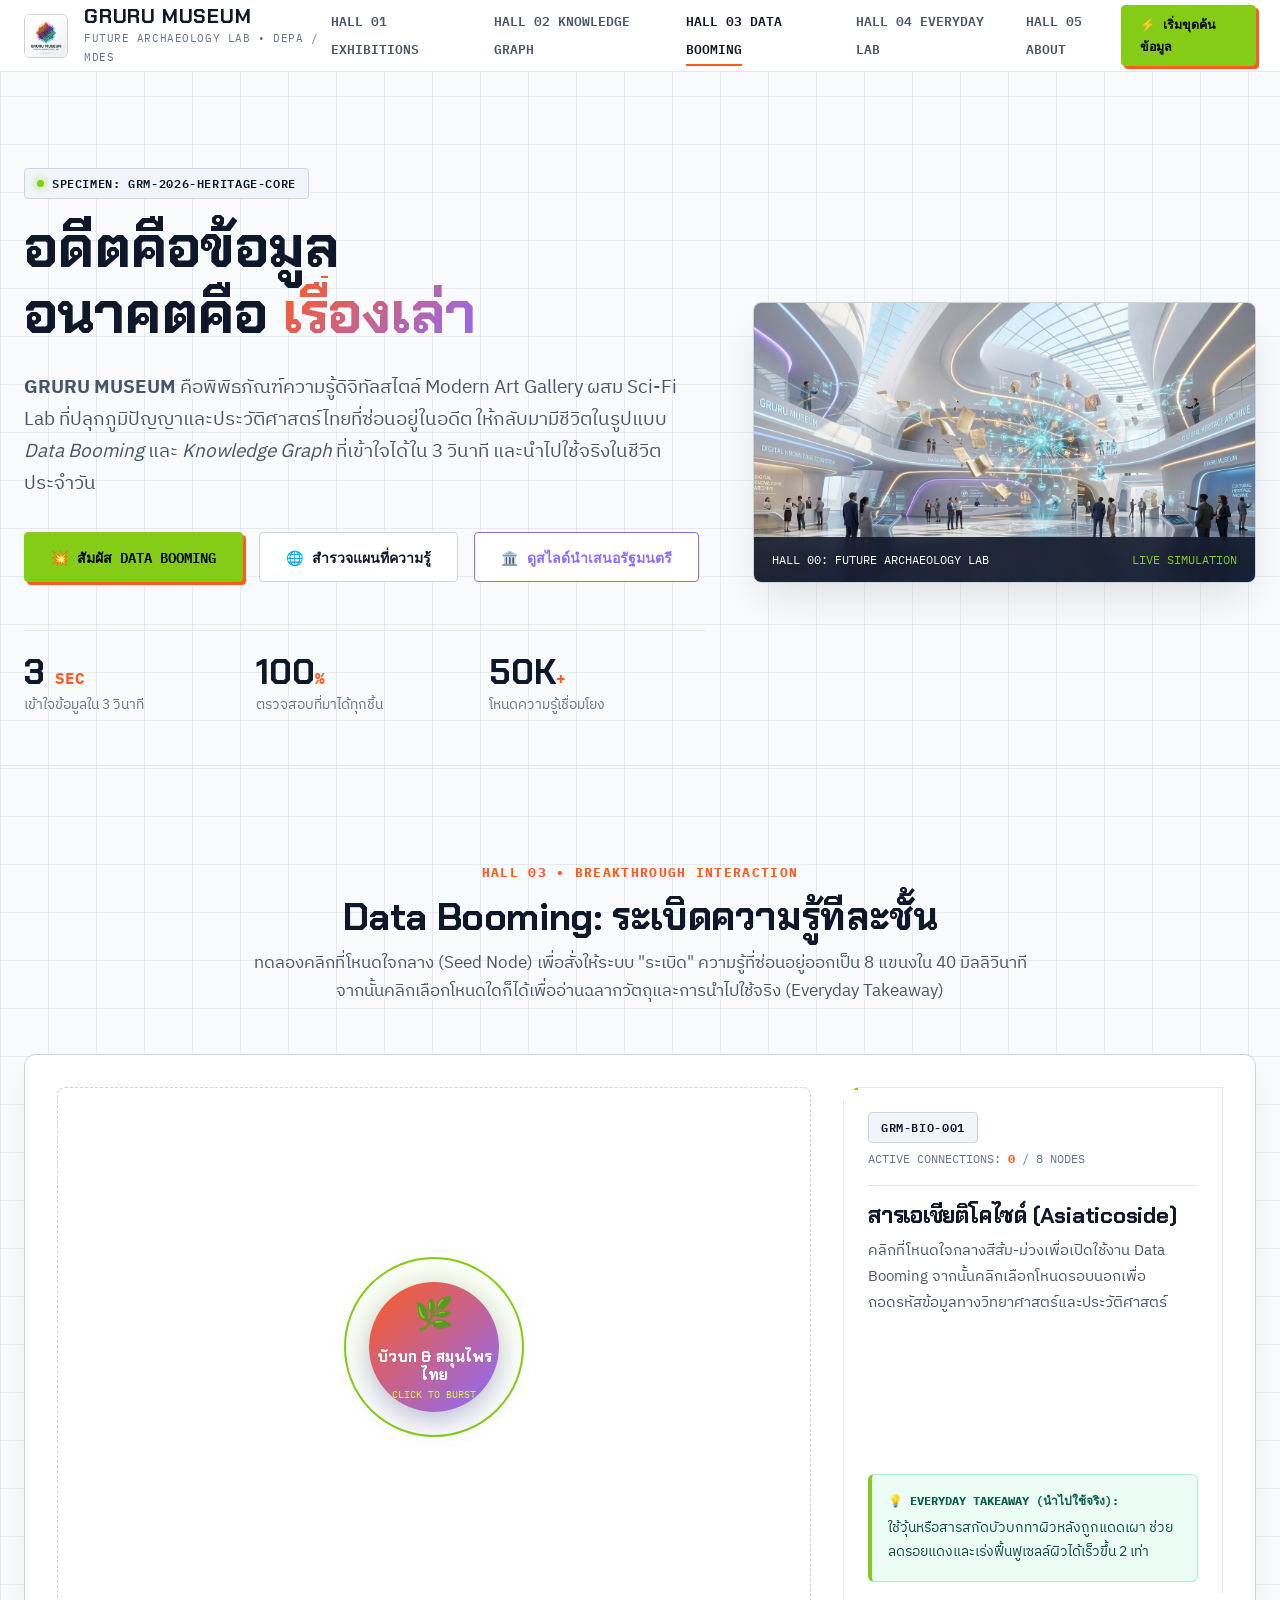
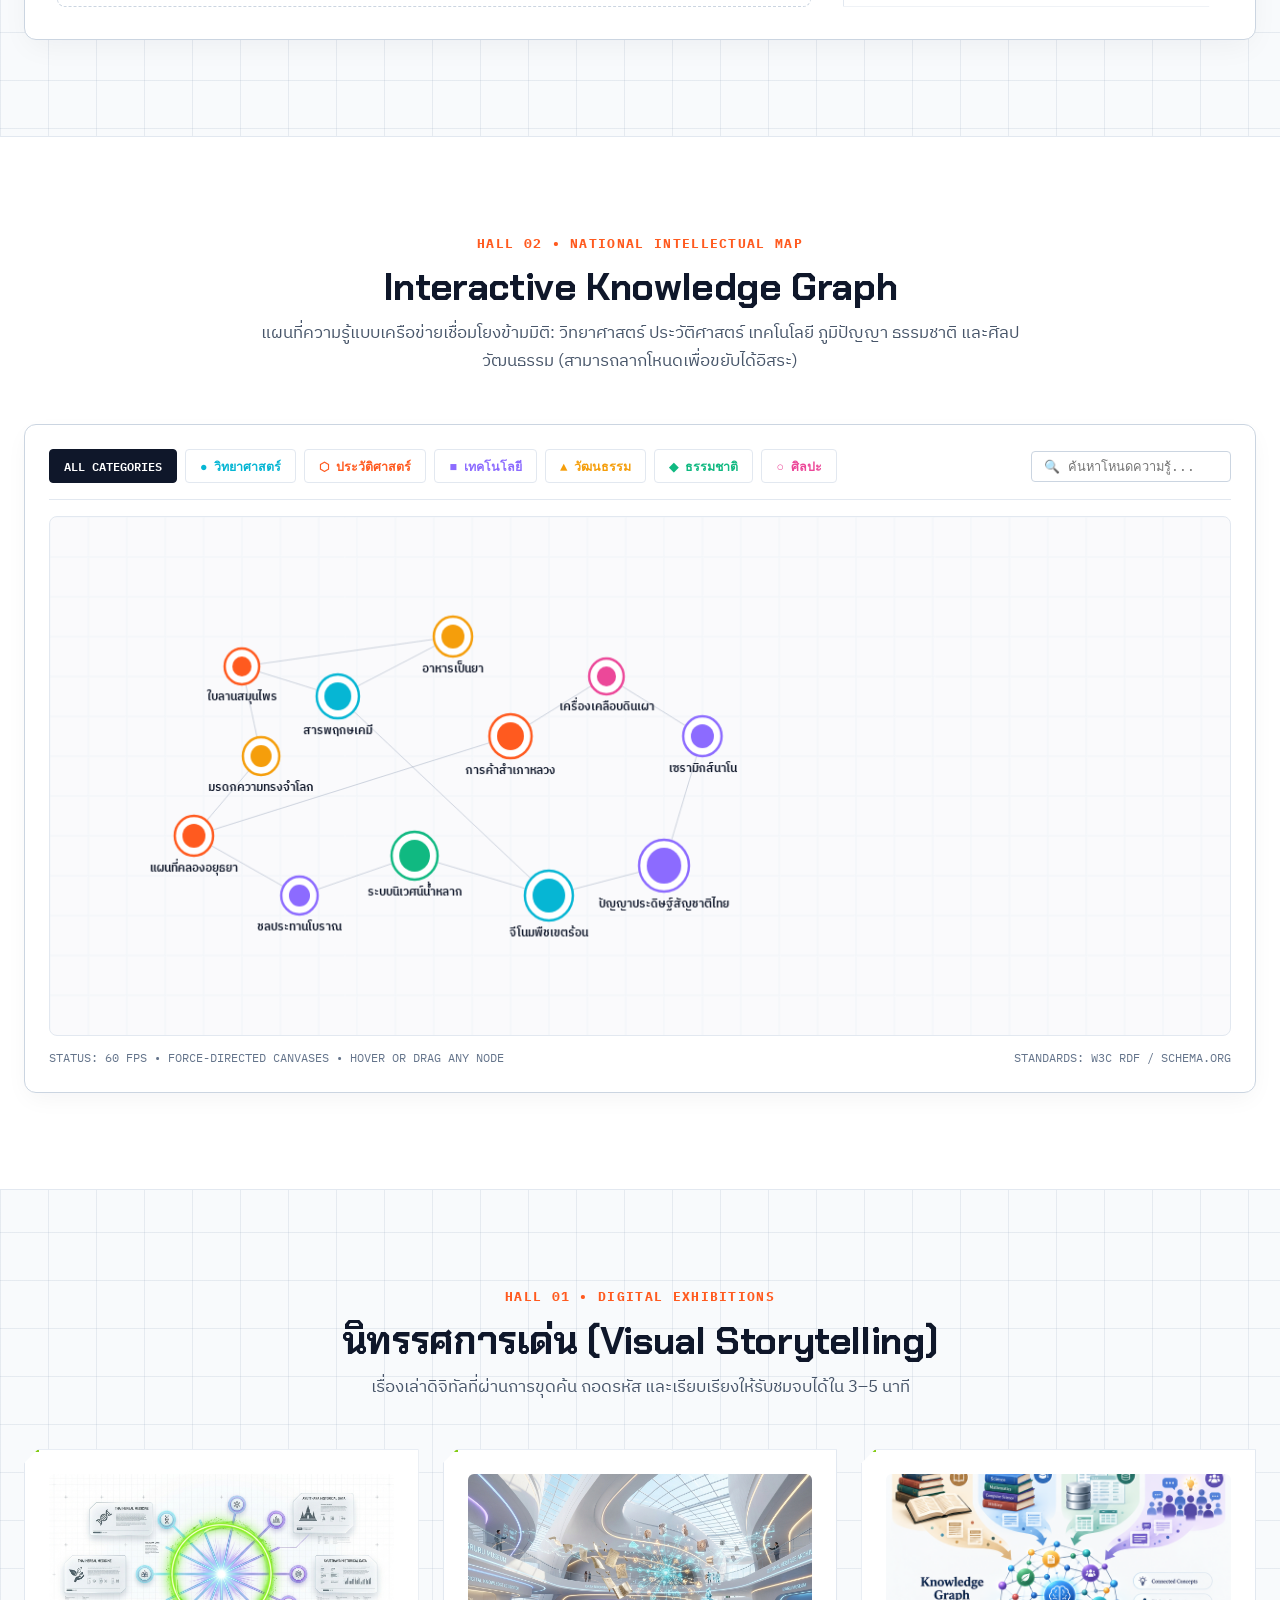
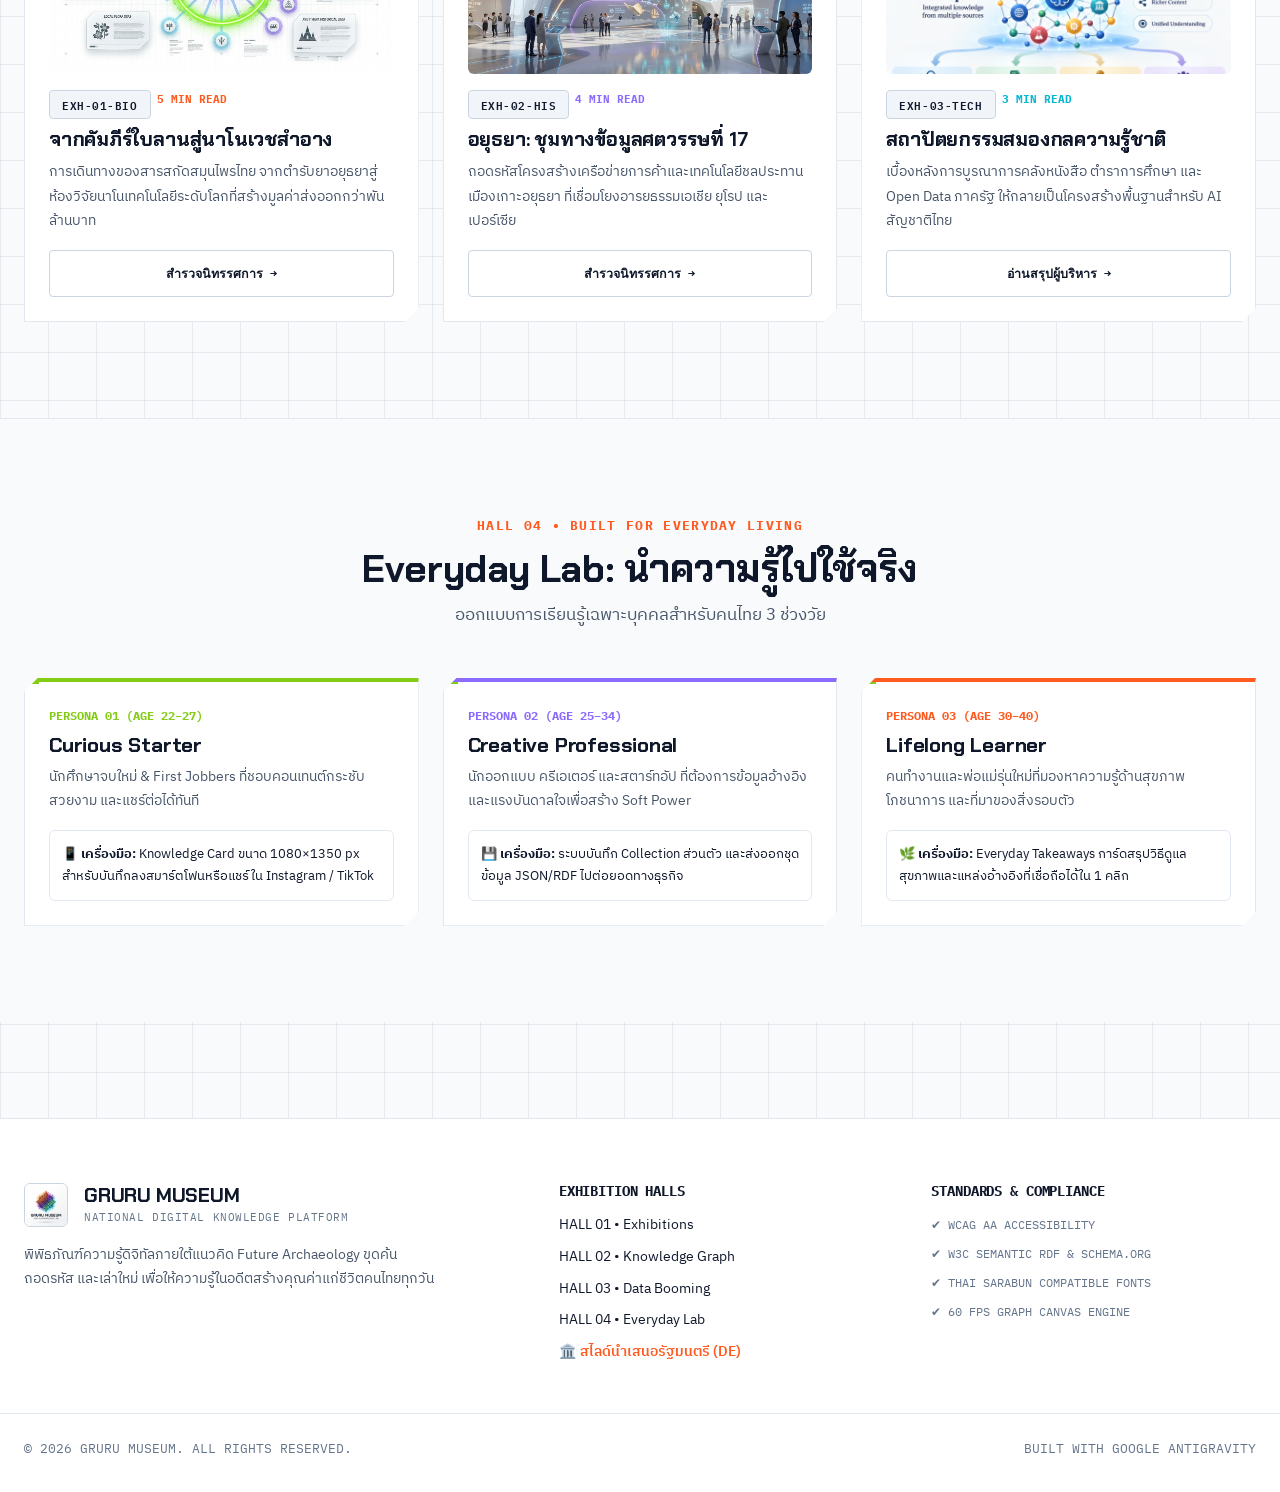
<file: index.html>
<!DOCTYPE html>
<html lang="th">
<head>
  <meta charset="UTF-8">
  <meta name="viewport" content="width=device-width, initial-scale=1.0">
  <title>GRURU MUSEUM — พิพิธภัณฑ์ความรู้ดิจิทัล</title>
  <meta name="description" content="GRURU MUSEUM: New Knowledge. New Storytelling. Built for Everyday Living. แพลตฟอร์มกราฟความรู้ดิจิทัลและ Data Booming แห่งแรกของไทย">
  
  <!-- Web Fonts -->
  <link rel="preconnect" href="https://fonts.googleapis.com">
  <link rel="preconnect" href="https://fonts.gstatic.com" crossorigin>
  <link href="https://fonts.googleapis.com/css2?family=Chakra+Petch:wght@400;600;700&family=IBM+Plex+Mono:wght@400;500;600;700&family=IBM+Plex+Sans+Thai:wght@300;400;500;600;700&display=swap" rel="stylesheet">
  
  <!-- Custom Stylesheet -->
  <link rel="stylesheet" href="style.css">
</head>
<body>

  <!-- ======================================================================
       HEADER / HUD NAVIGATION BAR
       ====================================================================== -->
  <header class="site-header">
    <div class="container header-inner">
      <div class="brand-lockup">
        <img src="gruru_museum_logo_1792055100528.jpg" alt="GRURU MUSEUM Logo" class="brand-logo-img">
        <div class="brand-title-group">
          <h1>GRURU MUSEUM</h1>
          <div class="sub">FUTURE ARCHAEOLOGY LAB &bull; DEPA / MDES</div>
        </div>
      </div>

      <nav>
        <ul class="nav-menu">
          <li><a href="#exhibitions" class="nav-link">HALL 01 EXHIBITIONS</a></li>
          <li><a href="#knowledge-graph" class="nav-link">HALL 02 KNOWLEDGE GRAPH</a></li>
          <li><a href="#data-booming" class="nav-link active">HALL 03 DATA BOOMING</a></li>
          <li><a href="#everyday-lab" class="nav-link">HALL 04 EVERYDAY LAB</a></li>
          <li><a href="#about" class="nav-link">HALL 05 ABOUT</a></li>
        </ul>
      </nav>

      <div>
        <a href="#data-booming" class="btn btn-lime" style="padding: 8px 18px; font-size: 0.78rem;">
          ⚡ เริ่มขุดค้นข้อมูล
        </a>
      </div>
    </div>
  </header>

  <!-- ======================================================================
       HERO SECTION
       ====================================================================== -->
  <section class="hero-section">
    <div class="container hero-grid">
      <div>
        <div class="specimen-label" style="margin-bottom: 16px;">
          <span class="dot"></span>
          <span>SPECIMEN: GRM-2026-HERITAGE-CORE</span>
        </div>
        <h1 class="hero-headline">
          อดีตคือข้อมูล<br>
          อนาคตคือ <span class="highlight">เรื่องเล่า</span>
        </h1>
        <p class="hero-lead">
          <strong>GRURU MUSEUM</strong> คือพิพิธภัณฑ์ความรู้ดิจิทัลสไตล์ Modern Art Gallery ผสม Sci-Fi Lab ที่ปลุกภูมิปัญญาและประวัติศาสตร์ไทยที่ซ่อนอยู่ในอดีต ให้กลับมามีชีวิตในรูปแบบ <em>Data Booming</em> และ <em>Knowledge Graph</em> ที่เข้าใจได้ใน 3 วินาที และนำไปใช้จริงในชีวิตประจำวัน
        </p>

        <div class="hero-cta-group">
          <a href="#data-booming" class="btn btn-lime">
            💥 สัมผัส Data Booming
          </a>
          <a href="#knowledge-graph" class="btn btn-outline">
            🌐 สำรวจแผนที่ความรู้
          </a>
          <a href="gruru_presentation.html" target="_blank" class="btn btn-outline" style="border-color: var(--gr-violet); color: var(--gr-violet);">
            🏛️ ดูสไลด์นำเสนอรัฐมนตรี
          </a>
        </div>

        <div class="hero-metrics">
          <div class="metric-item">
            <div class="val">3 <span>SEC</span></div>
            <div class="desc">เข้าใจข้อมูลใน 3 วินาที</div>
          </div>
          <div class="metric-item">
            <div class="val">100<span>%</span></div>
            <div class="desc">ตรวจสอบที่มาได้ทุกชิ้น</div>
          </div>
          <div class="metric-item">
            <div class="val">50K<span>+</span></div>
            <div class="desc">โหนดความรู้เชื่อมโยง</div>
          </div>
        </div>
      </div>

      <div class="hero-media-wrap">
        <img src="future_digital_knowledge_museum_1792055100473.jpg" alt="Future Archaeology Museum Interior">
        <div class="hero-media-badge">
          <span>HALL 00: FUTURE ARCHAEOLOGY LAB</span>
          <span style="color: var(--gr-lime);">LIVE SIMULATION</span>
        </div>
      </div>
    </div>
  </section>

  <!-- ======================================================================
       HALL 03: DATA BOOMING SIMULATOR (CORE FEATURE)
       ====================================================================== -->
  <section class="section" id="data-booming">
    <div class="container">
      <div class="section-header">
        <div class="section-tag">HALL 03 &bull; BREAKTHROUGH INTERACTION</div>
        <h2 class="section-title">Data Booming: ระเบิดความรู้ทีละชั้น</h2>
        <p>
          ทดลองคลิกที่โหนดใจกลาง (Seed Node) เพื่อสั่งให้ระบบ "ระเบิด" ความรู้ที่ซ่อนอยู่ออกเป็น 8 แขนงใน 40 มิลลิวินาที จากนั้นคลิกเลือกโหนดใดก็ได้เพื่ออ่านฉลากวัตถุและการนำไปใช้จริง (Everyday Takeaway)
        </p>
      </div>

      <div class="booming-container">
        <!-- Interactive Stage -->
        <div class="booming-stage-wrap" id="boomingStage">
          <!-- Pulse Ring -->
          <div class="seed-pulse-ring"></div>

          <!-- Central Seed Node -->
          <div class="seed-node" id="seedTrigger" title="คลิกเพื่อสั่งระเบิดความรู้!">
            <div class="icon">🌿</div>
            <div class="label">บัวบก & สมุนไพรไทย</div>
            <span style="font-family: var(--font-mono); font-size: 0.65rem; color: #D7FF3A; margin-top: 2px;">CLICK TO BURST</span>
          </div>
        </div>

        <!-- Info & Specimen Inspector Panel -->
        <div class="booming-panel hud-card">
          <div>
            <div class="panel-specimen-header">
              <span class="specimen-label" id="panelSpecimenId">GRM-BIO-001</span>
              <div style="font-family: var(--font-mono); font-size: 0.75rem; color: var(--gr-text-muted); margin-top: 6px;">
                ACTIVE CONNECTIONS: <strong id="connCount" style="color: var(--gr-ember);">0</strong> / 8 NODES
              </div>
            </div>

            <h3 class="panel-title" id="panelTitle">
              สารเอเชียติโคไซด์ (Asiaticoside)
            </h3>
            <p class="panel-body" id="panelBody">
              คลิกที่โหนดใจกลางสีส้ม-ม่วงเพื่อเปิดใช้งาน Data Booming จากนั้นคลิกเลือกโหนดรอบนอกเพื่อถอดรหัสข้อมูลทางวิทยาศาสตร์และประวัติศาสตร์
            </p>
          </div>

          <div class="takeaway-card">
            <div class="head">💡 EVERYDAY TAKEAWAY (นำไปใช้จริง):</div>
            <div class="text" id="panelTakeaway">
              ใช้วุ้นหรือสารสกัดบัวบกทาผิวหลังถูกแดดเผา ช่วยลดรอยแดงและเร่งฟื้นฟูเซลล์ผิวได้เร็วขึ้น 2 เท่า
            </div>
          </div>
        </div>
      </div>
    </div>
  </section>

  <!-- ======================================================================
       HALL 02: INTERACTIVE KNOWLEDGE GRAPH
       ====================================================================== -->
  <section class="section" id="knowledge-graph" style="background: #FFFFFF;">
    <div class="container">
      <div class="section-header">
        <div class="section-tag">HALL 02 &bull; NATIONAL INTELLECTUAL MAP</div>
        <h2 class="section-title">Interactive Knowledge Graph</h2>
        <p>
          แผนที่ความรู้แบบเครือข่ายเชื่อมโยงข้ามมิติ: วิทยาศาสตร์ ประวัติศาสตร์ เทคโนโลยี ภูมิปัญญา ธรรมชาติ และศิลปวัฒนธรรม (สามารถลากโหนดเพื่อขยับได้อิสระ)
        </p>
      </div>

      <div class="graph-viewport-wrap">
        <div class="graph-toolbar">
          <div class="category-filter-group">
            <button class="filter-btn active" data-filter="ALL">ALL CATEGORIES</button>
            <button class="filter-btn" data-filter="SCI" style="color: var(--cat-sci);">● วิทยาศาสตร์</button>
            <button class="filter-btn" data-filter="HIS" style="color: var(--cat-his);">⬡ ประวัติศาสตร์</button>
            <button class="filter-btn" data-filter="TECH" style="color: var(--cat-tech);">■ เทคโนโลยี</button>
            <button class="filter-btn" data-filter="CUL" style="color: var(--cat-cul);">▲ วัฒนธรรม</button>
            <button class="filter-btn" data-filter="BIO" style="color: var(--cat-bio);">◆ ธรรมชาติ</button>
            <button class="filter-btn" data-filter="ART" style="color: var(--cat-art);">○ ศิลปะ</button>
          </div>

          <div style="display: flex; gap: 8px; align-items: center;">
            <input type="text" id="graphSearch" placeholder="🔍 ค้นหาโหนดความรู้..." style="font-family: var(--font-mono); font-size: 0.8rem; padding: 6px 12px; border: 1px solid var(--gr-border-strong); border-radius: 4px; outline: none; width: 200px;">
          </div>
        </div>

        <canvas id="graphCanvas"></canvas>

        <div style="margin-top: 12px; display: flex; justify-content: space-between; align-items: center; font-family: var(--font-mono); font-size: 0.75rem; color: var(--gr-text-muted);">
          <div id="graphStatusText">STATUS: 60 FPS &bull; FORCE-DIRECTED CANVASES &bull; HOVER OR DRAG ANY NODE</div>
          <div>STANDARDS: W3C RDF / SCHEMA.ORG</div>
        </div>
      </div>
    </div>
  </section>

  <!-- ======================================================================
       HALL 01: FEATURED EXHIBITIONS
       ====================================================================== -->
  <section class="section" id="exhibitions">
    <div class="container">
      <div class="section-header">
        <div class="section-tag">HALL 01 &bull; DIGITAL EXHIBITIONS</div>
        <h2 class="section-title">นิทรรศการเด่น (Visual Storytelling)</h2>
        <p>เรื่องเล่าดิจิทัลที่ผ่านการขุดค้น ถอดรหัส และเรียบเรียงให้รับชมจบได้ใน 3–5 นาที</p>
      </div>

      <div class="grid-3">
        <!-- Exhibition 1 -->
        <div class="hud-card exhibition-card">
          <div class="img-wrap">
            <img src="data_booming_knowledge_graph_1792055168041.jpg" alt="Exhibition 1">
          </div>
          <div style="display: flex; gap: 6px; margin-bottom: 8px;">
            <span class="specimen-label" style="font-size: 0.7rem;">EXH-01-BIO</span>
            <span style="font-family: var(--font-mono); font-size: 0.7rem; color: var(--gr-ember); font-weight: 700;">5 MIN READ</span>
          </div>
          <h3 style="font-size: 1.25rem; margin-bottom: 8px;">จากคัมภีร์ใบลานสู่นาโนเวชสำอาง</h3>
          <p style="font-size: 0.9rem;">
            การเดินทางของสารสกัดสมุนไพรไทย จากตำรับยาอยุธยาสู่ห้องวิจัยนาโนเทคโนโลยีระดับโลกที่สร้างมูลค่าส่งออกกว่าพันล้านบาท
          </p>
          <a href="#data-booming" class="btn btn-outline" style="width: 100%; font-size: 0.78rem;">สำรวจนิทรรศการ &rarr;</a>
        </div>

        <!-- Exhibition 2 -->
        <div class="hud-card exhibition-card">
          <div class="img-wrap">
            <img src="future_digital_knowledge_museum_1792055100473.jpg" alt="Exhibition 2">
          </div>
          <div style="display: flex; gap: 6px; margin-bottom: 8px;">
            <span class="specimen-label" style="font-size: 0.7rem;">EXH-02-HIS</span>
            <span style="font-family: var(--font-mono); font-size: 0.7rem; color: var(--gr-violet); font-weight: 700;">4 MIN READ</span>
          </div>
          <h3 style="font-size: 1.25rem; margin-bottom: 8px;">อยุธยา: ชุมทางข้อมูลศตวรรษที่ 17</h3>
          <p style="font-size: 0.9rem;">
            ถอดรหัสโครงสร้างเครือข่ายการค้าและเทคโนโลยีชลประทานเมืองเกาะอยุธยา ที่เชื่อมโยงอารยธรรมเอเชีย ยุโรป และเปอร์เซีย
          </p>
          <a href="#knowledge-graph" class="btn btn-outline" style="width: 100%; font-size: 0.78rem;">สำรวจนิทรรศการ &rarr;</a>
        </div>

        <!-- Exhibition 3 -->
        <div class="hud-card exhibition-card">
          <div class="img-wrap">
            <img src="kg_overview_bright.png" alt="Exhibition 3">
          </div>
          <div style="display: flex; gap: 6px; margin-bottom: 8px;">
            <span class="specimen-label" style="font-size: 0.7rem;">EXH-03-TECH</span>
            <span style="font-family: var(--font-mono); font-size: 0.7rem; color: var(--gr-cyan); font-weight: 700;">3 MIN READ</span>
          </div>
          <h3 style="font-size: 1.25rem; margin-bottom: 8px;">สถาปัตยกรรมสมองกลความรู้ชาติ</h3>
          <p style="font-size: 0.9rem;">
            เบื้องหลังการบูรณาการคลังหนังสือ ตำราการศึกษา และ Open Data ภาครัฐ ให้กลายเป็นโครงสร้างพื้นฐานสำหรับ AI สัญชาติไทย
          </p>
          <a href="gruru_presentation.html" target="_blank" class="btn btn-outline" style="width: 100%; font-size: 0.78rem;">อ่านสรุปผู้บริหาร &rarr;</a>
        </div>
      </div>
    </div>
  </section>

  <!-- ======================================================================
       HALL 04: EVERYDAY LAB & CITIZEN PERSONAS
       ====================================================================== -->
  <section class="section" id="everyday-lab" style="background: #F8FAFC;">
    <div class="container">
      <div class="section-header">
        <div class="section-tag">HALL 04 &bull; BUILT FOR EVERYDAY LIVING</div>
        <h2 class="section-title">Everyday Lab: นำความรู้ไปใช้จริง</h2>
        <p>ออกแบบการเรียนรู้เฉพาะบุคคลสำหรับคนไทย 3 ช่วงวัย</p>
      </div>

      <div class="grid-3">
        <div class="hud-card" style="border-top: 4px solid var(--gr-lime);">
          <div style="font-family: var(--font-mono); font-size: 0.75rem; color: var(--gr-lime); font-weight: 700; margin-bottom: 6px;">PERSONA 01 (AGE 22–27)</div>
          <h3 style="font-size: 1.3rem; margin-bottom: 8px;">Curious Starter</h3>
          <p style="font-size: 0.88rem; color: var(--gr-text-sub);">นักศึกษาจบใหม่ & First Jobbers ที่ชอบคอนเทนต์กระชับ สวยงาม และแชร์ต่อได้ทันที</p>
          <div style="background: #FFFFFF; border: 1px solid var(--gr-border); border-radius: 6px; padding: 12px; margin-top: 14px; font-size: 0.82rem;">
            📱 <strong>เครื่องมือ:</strong> Knowledge Card ขนาด 1080×1350 px สำหรับบันทึกลงสมาร์ตโฟนหรือแชร์ใน Instagram / TikTok
          </div>
        </div>

        <div class="hud-card" style="border-top: 4px solid var(--gr-violet);">
          <div style="font-family: var(--font-mono); font-size: 0.75rem; color: var(--gr-violet); font-weight: 700; margin-bottom: 6px;">PERSONA 02 (AGE 25–34)</div>
          <h3 style="font-size: 1.3rem; margin-bottom: 8px;">Creative Professional</h3>
          <p style="font-size: 0.88rem; color: var(--gr-text-sub);">นักออกแบบ ครีเอเตอร์ และสตาร์ทอัป ที่ต้องการข้อมูลอ้างอิงและแรงบันดาลใจเพื่อสร้าง Soft Power</p>
          <div style="background: #FFFFFF; border: 1px solid var(--gr-border); border-radius: 6px; padding: 12px; margin-top: 14px; font-size: 0.82rem;">
            💾 <strong>เครื่องมือ:</strong> ระบบบันทึก Collection ส่วนตัว และส่งออกชุดข้อมูล JSON/RDF ไปต่อยอดทางธุรกิจ
          </div>
        </div>

        <div class="hud-card" style="border-top: 4px solid var(--gr-ember);">
          <div style="font-family: var(--font-mono); font-size: 0.75rem; color: var(--gr-ember); font-weight: 700; margin-bottom: 6px;">PERSONA 03 (AGE 30–40)</div>
          <h3 style="font-size: 1.3rem; margin-bottom: 8px;">Lifelong Learner</h3>
          <p style="font-size: 0.88rem; color: var(--gr-text-sub);">คนทำงานและพ่อแม่รุ่นใหม่ที่มองหาความรู้ด้านสุขภาพ โภชนาการ และที่มาของสิ่งรอบตัว</p>
          <div style="background: #FFFFFF; border: 1px solid var(--gr-border); border-radius: 6px; padding: 12px; margin-top: 14px; font-size: 0.82rem;">
            🌿 <strong>เครื่องมือ:</strong> Everyday Takeaways การ์ดสรุปวิธีดูแลสุขภาพและแหล่งอ้างอิงที่เชื่อถือได้ใน 1 คลิก
          </div>
        </div>
      </div>
    </div>
  </section>

  <!-- ======================================================================
       FOOTER
       ====================================================================== -->
  <footer class="site-footer" id="about">
    <div class="container footer-grid">
      <div>
        <div class="brand-lockup" style="margin-bottom: 16px;">
          <img src="gruru_museum_logo_1792055100528.jpg" alt="Logo" class="brand-logo-img">
          <div class="brand-title-group">
            <h2 style="font-size: 1.25rem;">GRURU MUSEUM</h2>
            <div class="sub">NATIONAL DIGITAL KNOWLEDGE PLATFORM</div>
          </div>
        </div>
        <p style="font-size: 0.9rem; max-width: 420px;">
          พิพิธภัณฑ์ความรู้ดิจิทัลภายใต้แนวคิด Future Archaeology ขุดค้น ถอดรหัส และเล่าใหม่ เพื่อให้ความรู้ในอดีตสร้างคุณค่าแก่ชีวิตคนไทยทุกวัน
        </p>
      </div>

      <div>
        <h4 style="font-family: var(--font-mono); font-size: 0.85rem; color: var(--gr-text-main); margin-bottom: 14px;">EXHIBITION HALLS</h4>
        <ul style="list-style: none; font-size: 0.88rem; display: flex; flex-direction: column; gap: 8px;">
          <li><a href="#exhibitions">HALL 01 &bull; Exhibitions</a></li>
          <li><a href="#knowledge-graph">HALL 02 &bull; Knowledge Graph</a></li>
          <li><a href="#data-booming">HALL 03 &bull; Data Booming</a></li>
          <li><a href="#everyday-lab">HALL 04 &bull; Everyday Lab</a></li>
          <li><a href="gruru_presentation.html" target="_blank" style="color: var(--gr-ember); font-weight: 600;">🏛️ สไลด์นำเสนอรัฐมนตรี (DE)</a></li>
        </ul>
      </div>

      <div>
        <h4 style="font-family: var(--font-mono); font-size: 0.85rem; color: var(--gr-text-main); margin-bottom: 14px;">STANDARDS & COMPLIANCE</h4>
        <div style="display: flex; flex-direction: column; gap: 8px; font-family: var(--font-mono); font-size: 0.78rem; color: var(--gr-text-muted);">
          <div>✔ WCAG AA ACCESSIBILITY</div>
          <div>✔ W3C SEMANTIC RDF & SCHEMA.ORG</div>
          <div>✔ THAI SARABUN COMPATIBLE FONTS</div>
          <div>✔ 60 FPS GRAPH CANVAS ENGINE</div>
        </div>
      </div>
    </div>

    <div class="container footer-bottom">
      <div>&copy; 2026 GRURU MUSEUM. ALL RIGHTS RESERVED.</div>
      <div>BUILT WITH GOOGLE ANTIGRAVITY</div>
    </div>
  </footer>

  <!-- Scripts -->
  <script src="script.js"></script>
  <!-- Also provided for script.jss compatibility -->
  <script src="script.jss" onerror=""></script>
</body>
</html>
</file>
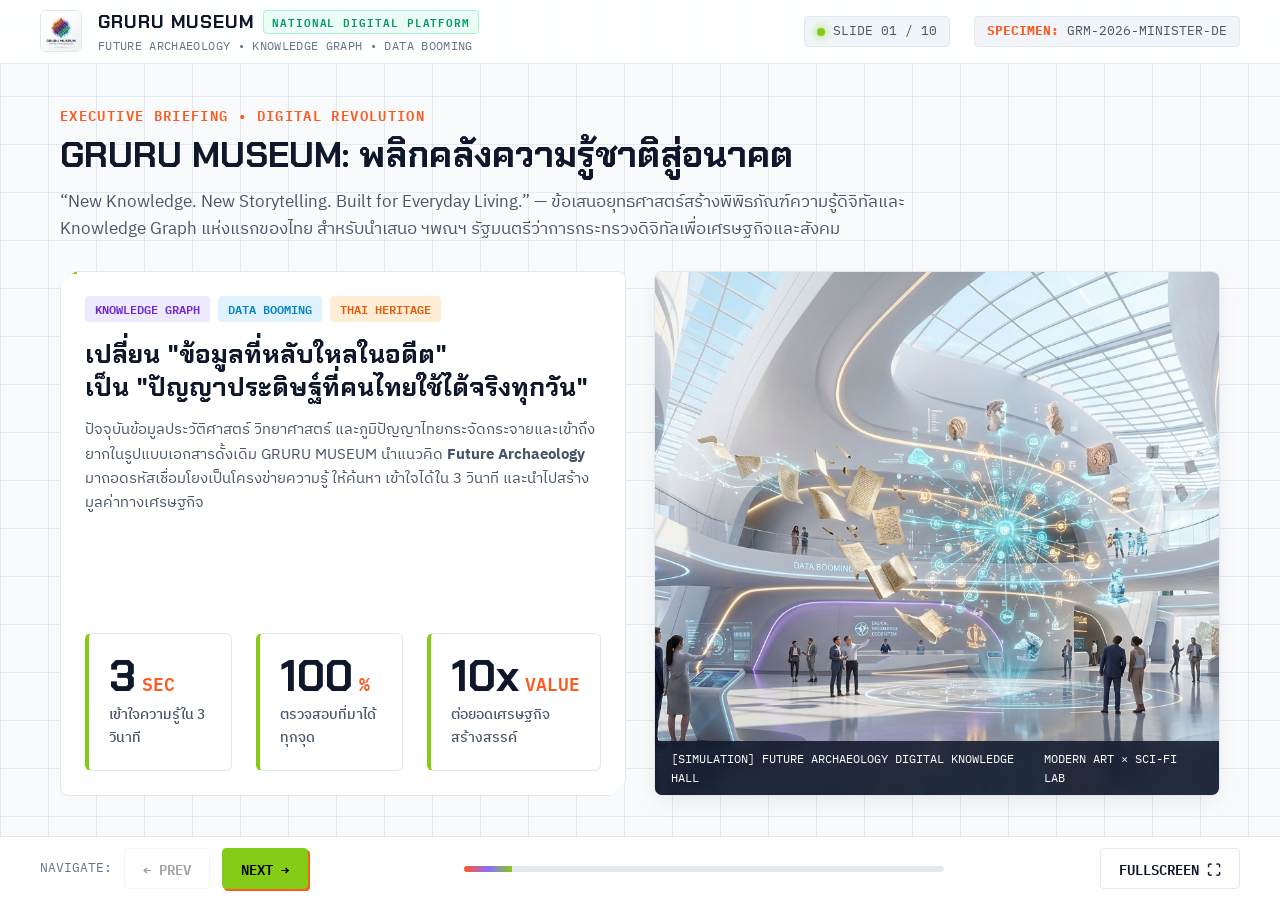
<file: gruru_presentation.html>
<!DOCTYPE html>
<html lang="th">
<head>
  <meta charset="UTF-8">
  <meta name="viewport" content="width=device-width, initial-scale=1.0">
  <title>GRURU MUSEUM — Digital Ministerial Presentation</title>
  <link rel="preconnect" href="https://fonts.googleapis.com">
  <link rel="preconnect" href="https://fonts.gstatic.com" crossorigin>
  <link href="https://fonts.googleapis.com/css2?family=Chakra+Petch:wght@400;600;700&family=IBM+Plex+Mono:wght@400;500;600&family=IBM+Plex+Sans+Thai:wght@300;400;500;600;700&display=swap" rel="stylesheet">
  <style>
    :root {
      --gr-bg: #F8FAFC;
      --gr-surface: #FFFFFF;
      --gr-surface-hover: #F1F5F9;
      --gr-text-primary: #0F172A;
      --gr-text-secondary: #475569;
      --gr-text-muted: #64748B;
      --gr-border: #E2E8F0;
      --gr-grid: rgba(148, 163, 184, 0.2);
      
      /* Brand Accents */
      --gr-lime: #84CC16;
      --gr-lime-glow: rgba(132, 204, 22, 0.25);
      --gr-ember: #FF5A1F;
      --gr-violet: #8C6BFF;
      --gr-cyan: #06B6D4;
      --gr-amber: #F59E0B;
      --gr-red: #EF4444;
      
      --font-display: 'Chakra Petch', sans-serif;
      --font-body: 'IBM Plex Sans Thai', sans-serif;
      --font-mono: 'IBM Plex Mono', monospace;
    }

    * {
      box-sizing: border-box;
      margin: 0;
      padding: 0;
    }

    body {
      background-color: var(--gr-bg);
      color: var(--gr-text-primary);
      font-family: var(--font-body);
      line-height: 1.6;
      overflow: hidden;
      height: 100vh;
      width: 100vw;
      background-image: 
        linear-gradient(to right, var(--gr-grid) 1px, transparent 1px),
        linear-gradient(to bottom, var(--gr-grid) 1px, transparent 1px);
      background-size: 48px 48px;
    }

    /* Presentation Frame */
    .deck-container {
      position: relative;
      width: 100vw;
      height: 100vh;
      display: flex;
      flex-direction: column;
      justify-content: space-between;
    }

    /* Top Status Bar (HUD Style) */
    .hud-header {
      height: 64px;
      display: flex;
      align-items: center;
      justify-content: space-between;
      padding: 0 40px;
      border-bottom: 1px solid var(--gr-border);
      background: rgba(255, 255, 255, 0.85);
      backdrop-filter: blur(12px);
      z-index: 100;
    }

    .hud-brand {
      display: flex;
      align-items: center;
      gap: 16px;
    }

    .brand-logo-mini {
      height: 42px;
      width: 42px;
      border-radius: 6px;
      object-fit: cover;
      border: 1px solid var(--gr-border);
    }

    .brand-title-wrap {
      display: flex;
      flex-direction: column;
    }

    .brand-name {
      font-family: var(--font-display);
      font-size: 1.15rem;
      font-weight: 700;
      letter-spacing: 0.05em;
      color: var(--gr-text-primary);
      display: flex;
      align-items: center;
      gap: 8px;
    }

    .brand-badge {
      font-family: var(--font-mono);
      font-size: 0.7rem;
      background: #ECFDF5;
      color: #059669;
      border: 1px solid #A7F3D0;
      padding: 2px 8px;
      border-radius: 4px;
      font-weight: 600;
    }

    .brand-tagline {
      font-family: var(--font-mono);
      font-size: 0.72rem;
      color: var(--gr-text-muted);
      letter-spacing: 0.03em;
    }

    .hud-meta {
      display: flex;
      align-items: center;
      gap: 24px;
      font-family: var(--font-mono);
      font-size: 0.8rem;
    }

    .specimen-pill {
      background: #F1F5F9;
      border: 1px solid var(--gr-border);
      padding: 4px 12px;
      border-radius: 4px;
      color: var(--gr-text-secondary);
      display: flex;
      align-items: center;
      gap: 8px;
    }

    .pulse-dot {
      width: 8px;
      height: 8px;
      border-radius: 50%;
      background: var(--gr-lime);
      box-shadow: 0 0 10px var(--gr-lime);
      animation: pulse 2s infinite;
    }

    @keyframes pulse {
      0%, 100% { transform: scale(1); opacity: 1; }
      50% { transform: scale(1.3); opacity: 0.6; }
    }

    /* Slides Stage */
    .slides-viewport {
      position: relative;
      flex: 1;
      width: 100%;
      overflow: hidden;
    }

    .slide {
      position: absolute;
      top: 0;
      left: 0;
      width: 100%;
      height: 100%;
      padding: 40px 60px;
      display: none;
      opacity: 0;
      transform: translateX(30px);
      transition: all 0.4s cubic-bezier(0.16, 1, 0.3, 1);
      overflow-y: auto;
    }

    .slide.active {
      display: flex;
      flex-direction: column;
      opacity: 1;
      transform: translateX(0);
    }

    /* Slide Typography */
    .slide-eyebrow {
      font-family: var(--font-mono);
      font-size: 0.85rem;
      color: var(--gr-ember);
      font-weight: 600;
      text-transform: uppercase;
      letter-spacing: 0.1em;
      margin-bottom: 6px;
      display: flex;
      align-items: center;
      gap: 8px;
    }

    .slide-title {
      font-family: var(--font-display);
      font-size: 2.25rem;
      font-weight: 700;
      color: var(--gr-text-primary);
      line-height: 1.25;
      margin-bottom: 12px;
    }

    .slide-subtitle {
      font-size: 1.05rem;
      color: var(--gr-text-secondary);
      max-width: 900px;
      margin-bottom: 28px;
    }

    /* Cards with 45deg cut corner */
    .hud-card {
      background: var(--gr-surface);
      border: 1px solid var(--gr-border);
      border-radius: 8px;
      padding: 24px;
      box-shadow: 0 4px 20px -2px rgba(15, 23, 42, 0.05);
      position: relative;
      clip-path: polygon(
        16px 0, 100% 0,
        100% calc(100% - 16px), calc(100% - 16px) 100%,
        0 100%, 0 16px
      );
      transition: transform 0.2s ease, box-shadow 0.2s ease;
    }

    .hud-card:hover {
      transform: translateY(-2px);
      box-shadow: 0 12px 28px -4px rgba(15, 23, 42, 0.1);
      border-color: #CBD5E1;
    }

    .hud-card::before {
      content: "";
      position: absolute;
      top: 0;
      left: 0;
      width: 16px;
      height: 2px;
      background: var(--gr-lime);
    }

    /* Grids */
    .grid-2 {
      display: grid;
      grid-template-columns: 1fr 1fr;
      gap: 28px;
      align-items: center;
    }

    .grid-3 {
      display: grid;
      grid-template-columns: repeat(3, 1fr);
      gap: 24px;
    }

    .grid-4 {
      display: grid;
      grid-template-columns: repeat(4, 1fr);
      gap: 20px;
    }

    .grid-5 {
      display: grid;
      grid-template-columns: repeat(5, 1fr);
      gap: 16px;
    }

    /* Big Numbers (Data Booming / 3-sec rule) */
    .metric-box {
      background: #FFFFFF;
      border: 1px solid var(--gr-border);
      border-left: 4px solid var(--gr-lime);
      padding: 20px;
      border-radius: 6px;
    }

    .metric-value {
      font-family: var(--font-display);
      font-size: 2.75rem;
      font-weight: 700;
      line-height: 1;
      color: var(--gr-text-primary);
      margin-bottom: 6px;
      display: flex;
      align-items: baseline;
      gap: 6px;
    }

    .metric-unit {
      font-size: 1.15rem;
      color: var(--gr-ember);
      font-family: var(--font-mono);
      font-weight: 600;
    }

    .metric-label {
      font-size: 0.9rem;
      color: var(--gr-text-secondary);
      font-weight: 500;
    }

    /* Media Frames */
    .media-frame {
      border: 1px solid var(--gr-border);
      border-radius: 8px;
      overflow: hidden;
      background: #FFFFFF;
      box-shadow: 0 8px 24px -4px rgba(15, 23, 42, 0.08);
      position: relative;
    }

    .media-frame img {
      width: 100%;
      height: 100%;
      object-fit: cover;
      display: block;
    }

    .media-caption {
      position: absolute;
      bottom: 0;
      left: 0;
      right: 0;
      background: rgba(15, 23, 42, 0.85);
      backdrop-filter: blur(8px);
      color: #FFFFFF;
      font-family: var(--font-mono);
      font-size: 0.75rem;
      padding: 8px 16px;
      display: flex;
      justify-content: space-between;
    }

    /* Flow Steps */
    .flow-step {
      background: #FFFFFF;
      border: 1px solid var(--gr-border);
      border-radius: 8px;
      padding: 20px 16px;
      position: relative;
      text-align: center;
    }

    .step-num {
      font-family: var(--font-mono);
      font-size: 0.75rem;
      color: var(--gr-ember);
      font-weight: 700;
      margin-bottom: 6px;
    }

    .step-title {
      font-family: var(--font-display);
      font-size: 1.15rem;
      font-weight: 700;
      color: var(--gr-text-primary);
      margin-bottom: 6px;
    }

    .step-desc {
      font-size: 0.85rem;
      color: var(--gr-text-secondary);
    }

    /* Bottom Control Bar */
    .hud-footer {
      height: 64px;
      display: flex;
      align-items: center;
      justify-content: space-between;
      padding: 0 40px;
      border-top: 1px solid var(--gr-border);
      background: rgba(255, 255, 255, 0.9);
      backdrop-filter: blur(12px);
      z-index: 100;
    }

    .progress-bar-container {
      flex: 1;
      max-width: 480px;
      height: 6px;
      background: #E2E8F0;
      border-radius: 3px;
      overflow: hidden;
      margin: 0 24px;
    }

    .progress-bar-fill {
      height: 100%;
      background: linear-gradient(90deg, var(--gr-ember), var(--gr-violet), var(--gr-lime));
      width: 10%;
      transition: width 0.3s ease;
    }

    .nav-btn-group {
      display: flex;
      gap: 12px;
    }

    .btn-hud {
      font-family: var(--font-mono);
      font-size: 0.85rem;
      font-weight: 600;
      padding: 8px 18px;
      border-radius: 4px;
      border: 1px solid var(--gr-border);
      background: #FFFFFF;
      color: var(--gr-text-primary);
      cursor: pointer;
      display: flex;
      align-items: center;
      gap: 8px;
      transition: all 0.2s ease;
    }

    .btn-hud:hover:not(:disabled) {
      border-color: var(--gr-text-primary);
      background: #F8FAFC;
      transform: translateY(-1px);
    }

    .btn-hud.btn-primary {
      background: var(--gr-lime);
      border-color: var(--gr-lime);
      color: #000000;
      box-shadow: 2px 2px 0px var(--gr-ember);
    }

    .btn-hud.btn-primary:hover {
      box-shadow: 4px 4px 0px var(--gr-ember);
      transform: translateY(-2px);
    }

    .btn-hud:disabled {
      opacity: 0.4;
      cursor: not-allowed;
    }

    /* Category Badges */
    .cat-tag {
      display: inline-flex;
      align-items: center;
      gap: 6px;
      padding: 4px 10px;
      border-radius: 4px;
      font-family: var(--font-mono);
      font-size: 0.72rem;
      font-weight: 600;
    }
    .cat-sci { background: #E0F2FE; color: #0284C7; }
    .cat-his { background: #FFEDD5; color: #EA580C; }
    .cat-tech { background: #EDE9FE; color: #6D28D9; }
    .cat-cul { background: #FEF3C7; color: #D97706; }
    .cat-bio { background: #DCFCE7; color: #16A34A; }

    /* Interactive Data Booming Simulation */
    .booming-stage {
      position: relative;
      width: 100%;
      height: 380px;
      background: #FFFFFF;
      border: 1px solid var(--gr-border);
      border-radius: 8px;
      display: flex;
      align-items: center;
      justify-content: center;
      overflow: hidden;
    }

    .center-seed {
      width: 110px;
      height: 110px;
      border-radius: 50%;
      background: linear-gradient(135deg, var(--gr-ember), var(--gr-violet));
      color: white;
      display: flex;
      flex-direction: column;
      align-items: center;
      justify-content: center;
      font-family: var(--font-display);
      font-size: 0.95rem;
      font-weight: 700;
      text-align: center;
      cursor: pointer;
      box-shadow: 0 0 35px var(--gr-lime-glow), 0 8px 24px rgba(140, 107, 255, 0.4);
      z-index: 10;
      transition: all 0.3s cubic-bezier(0.16, 1, 0.3, 1);
      user-select: none;
    }

    .center-seed:hover {
      transform: scale(1.08);
      box-shadow: 0 0 50px rgba(132, 204, 22, 0.5);
    }

    .burst-node {
      position: absolute;
      width: 130px;
      padding: 10px 14px;
      background: #FFFFFF;
      border: 1px solid var(--gr-border);
      border-radius: 6px;
      box-shadow: 0 4px 14px rgba(0,0,0,0.06);
      font-size: 0.8rem;
      transition: all 0.6s cubic-bezier(0.16, 1, 0.3, 1);
      opacity: 0;
      transform: scale(0.4);
      pointer-events: none;
    }

    .burst-active .burst-node {
      opacity: 1;
      transform: scale(1);
      pointer-events: auto;
    }

    .radar-ring {
      position: absolute;
      border-radius: 50%;
      border: 1px dashed rgba(132, 204, 22, 0.4);
      pointer-events: none;
      animation: rotateRing 40s linear infinite;
    }

    @keyframes rotateRing {
      from { transform: rotate(0deg); }
      to { transform: rotate(360deg); }
    }
  </style>
</head>
<body>

<div class="deck-container">
  <!-- HUD Header -->
  <header class="hud-header">
    <div class="hud-brand">
      <img src="gruru_museum_logo_1792055100528.jpg" alt="Logo" class="brand-logo-mini">
      <div class="brand-title-wrap">
        <div class="brand-name">
          GRURU MUSEUM 
          <span class="brand-badge">NATIONAL DIGITAL PLATFORM</span>
        </div>
        <div class="brand-tagline">FUTURE ARCHAEOLOGY &bull; KNOWLEDGE GRAPH &bull; DATA BOOMING</div>
      </div>
    </div>
    
    <div class="hud-meta">
      <div class="specimen-pill">
        <span class="pulse-dot"></span>
        <span id="slideIndicator">SLIDE 01 / 10</span>
      </div>
      <div class="specimen-pill">
        <span style="color: var(--gr-ember); font-weight: 700;">SPECIMEN:</span>
        <span>GRM-2026-MINISTER-DE</span>
      </div>
    </div>
  </header>

  <!-- Slide Stage -->
  <main class="slides-viewport">
    
    <!-- SLIDE 1: COVER / EXECUTIVE PITCH -->
    <section class="slide active" id="slide-1">
      <div class="slide-eyebrow">
        <span>EXECUTIVE BRIEFING &bull; DIGITAL REVOLUTION</span>
      </div>
      <h1 class="slide-title">GRURU MUSEUM: พลิกคลังความรู้ชาติสู่อนาคต</h1>
      <p class="slide-subtitle">
        “New Knowledge. New Storytelling. Built for Everyday Living.” — ข้อเสนอยุทธศาสตร์สร้างพิพิธภัณฑ์ความรู้ดิจิทัลและ Knowledge Graph แห่งแรกของไทย สำหรับนำเสนอ ฯพณฯ รัฐมนตรีว่าการกระทรวงดิจิทัลเพื่อเศรษฐกิจและสังคม
      </p>

      <div class="grid-2" style="flex: 1; min-height: 0;">
        <div class="hud-card" style="display: flex; flex-direction: column; justify-content: space-between; height: 100%;">
          <div>
            <div style="display: flex; gap: 8px; margin-bottom: 16px;">
              <span class="cat-tag cat-tech">KNOWLEDGE GRAPH</span>
              <span class="cat-tag cat-sci">DATA BOOMING</span>
              <span class="cat-tag cat-his">THAI HERITAGE</span>
            </div>
            <h2 style="font-family: var(--font-display); font-size: 1.6rem; margin-bottom: 14px; line-height: 1.3;">
              เปลี่ยน "ข้อมูลที่หลับใหลในอดีต"<br>เป็น "ปัญญาประดิษฐ์ที่คนไทยใช้ได้จริงทุกวัน"
            </h2>
            <p style="color: var(--gr-text-secondary); font-size: 0.95rem; margin-bottom: 16px;">
              ปัจจุบันข้อมูลประวัติศาสตร์ วิทยาศาสตร์ และภูมิปัญญาไทยกระจัดกระจายและเข้าถึงยากในรูปแบบเอกสารดั้งเดิม GRURU MUSEUM นำแนวคิด <strong>Future Archaeology</strong> มาถอดรหัสเชื่อมโยงเป็นโครงข่ายความรู้ ให้ค้นหา เข้าใจได้ใน 3 วินาที และนำไปสร้างมูลค่าทางเศรษฐกิจ
            </p>
          </div>

          <div class="grid-3" style="margin-top: 10px;">
            <div class="metric-box">
              <div class="metric-value">3 <span class="metric-unit">SEC</span></div>
              <div class="metric-label">เข้าใจความรู้ใน 3 วินาที</div>
            </div>
            <div class="metric-box">
              <div class="metric-value">100<span class="metric-unit">%</span></div>
              <div class="metric-label">ตรวจสอบที่มาได้ทุกจุด</div>
            </div>
            <div class="metric-box">
              <div class="metric-value">10x<span class="metric-unit">VALUE</span></div>
              <div class="metric-label">ต่อยอดเศรษฐกิจสร้างสรรค์</div>
            </div>
          </div>
        </div>

        <div class="media-frame" style="height: 100%;">
          <img src="future_digital_knowledge_museum_1792055100473.jpg" alt="GRURU Museum Concept Art">
          <div class="media-caption">
            <span>[SIMULATION] FUTURE ARCHAEOLOGY DIGITAL KNOWLEDGE HALL</span>
            <span>MODERN ART × SCI-FI LAB</span>
          </div>
        </div>
      </div>
    </section>

    <!-- SLIDE 2: THE PROBLEM & NATIONAL IMPACT -->
    <section class="slide" id="slide-2">
      <div class="slide-eyebrow">
        <span>THE STRATEGIC CHALLENGE &bull; ความท้าทายระดับชาติ</span>
      </div>
      <h2 class="slide-title">ทำไมประเทศไทยต้องมี "Knowledge Graph ประจำชาติ"?</h2>
      <p class="slide-subtitle">
        วิกฤตสารสนเทศยุคใหม่: ข้อมูลล้นทะลัก (Information Overload) แต่ขาดความน่าเชื่อถือและการเชื่อมโยง
      </p>

      <div class="grid-3" style="margin-bottom: 24px;">
        <div class="hud-card">
          <div style="font-size: 2rem; margin-bottom: 8px;">📚 ➔ 🗄️</div>
          <h3 style="font-family: var(--font-display); font-size: 1.2rem; margin-bottom: 8px;">ข้อมูลถูกตัดขาด (Siloed Archives)</h3>
          <p style="font-size: 0.9rem; color: var(--gr-text-secondary);">
            คลังหนังสือ คลังวิจัย และข้อมูลโบราณคดีไทยอยู่ในรูปเล่มและ PDF ที่ไม่เชื่อมกัน เครื่องมือค้นหาทั่วไปมองเห็นแค่ตัวอักษร แต่ไม่เข้าใจ "ความสัมพันธ์ของความรู้"
          </p>
        </div>

        <div class="hud-card">
          <div style="font-size: 2rem; margin-bottom: 8px;">📱 ➔ ⏱️</div>
          <h3 style="font-family: var(--font-display); font-size: 1.2rem; margin-bottom: 8px;">สมาธิสั้นลงแต่ต้องการรู้ลึก</h3>
          <p style="font-size: 0.9rem; color: var(--gr-text-secondary);">
            คนรุ่นใหม่เบื่อคลิปสั้นที่ฉาบฉวยและไม่มีที่มา แต่ก็ไม่อยากอ่านเอกสารวิชาการยาวเหยียด พวกเขาต้องการ <strong>Visual Storytelling</strong> ที่ดูจบและนำไปใช้ได้ทันที
          </p>
        </div>

        <div class="hud-card">
          <div style="font-size: 2rem; margin-bottom: 8px;">🤖 ➔ ⚠️</div>
          <h3 style="font-family: var(--font-display); font-size: 1.2rem; margin-bottom: 8px;">AI ขาดคลังข้อมูลไทยแท้ (AI Hallucination)</h3>
          <p style="font-size: 0.9rem; color: var(--gr-text-secondary);">
            โมเดล AI ทั่วโลกตอบคำถามเกี่ยวกับภูมิปัญญาไทยผิดเพี้ยน หากรัฐบาลไม่มีโครงสร้าง Knowledge Graph ที่เป็นระบบ จะเสียอธิปไตยทางข้อมูลและวัฒนธรรม
          </p>
        </div>
      </div>

      <div class="hud-card" style="background: linear-gradient(90deg, #F8FAFC, #EFF6FF); border-left: 4px solid var(--gr-violet);">
        <div style="display: flex; justify-content: space-between; align-items: center;">
          <div>
            <span style="font-family: var(--font-mono); color: var(--gr-violet); font-weight: 700;">STRATEGIC SOLUTION</span>
            <h4 style="font-family: var(--font-display); font-size: 1.25rem; margin-top: 4px;">
              GRURU MUSEUM: โครงสร้างพื้นฐานทางปัญญา (Intellectual Infrastructure) ของกระทรวงดิจิทัลฯ
            </h4>
            <p style="font-size: 0.9rem; color: var(--gr-text-secondary); margin-top: 4px;">
              สร้างคลังความรู้ที่ตรวจสอบได้ 100% ตอบโจทย์เศรษฐกิจสร้างสรรค์ (Soft Power) และเป็นคลังข้อมูลอ้างอิงให้ AI ยุคต่อไป
            </p>
          </div>
          <img src="gruru_museum_logo_1792055100528.jpg" style="height: 60px; width: 60px; border-radius: 8px;" alt="Logo">
        </div>
      </div>
    </section>

    <!-- SLIDE 3: CONCEPT & BRAND IDENTITY -->
    <section class="slide" id="slide-3">
      <div class="slide-eyebrow">
        <span>BRAND & DESIGN ARCHITECTURE &bull; อัตลักษณ์และดีไซน์</span>
      </div>
      <h2 class="slide-title">Future Archaeology: แกลเลอรีศิลปะ ผสาน ห้องแล็บ Sci-Fi</h2>
      <p class="slide-subtitle">
        ดีไซน์สไตล์ Tech Light Theme สว่าง สะอาดตา อารมณ์ห้องทดลองล้ำสมัยที่สงวนคุณค่าทางประวัติศาสตร์
      </p>

      <div class="grid-2">
        <div class="hud-card">
          <h3 style="font-family: var(--font-display); font-size: 1.25rem; margin-bottom: 12px; color: var(--gr-text-primary);">
            อัตลักษณ์แบรนด์ผสานภูมิปัญญาไทย (Thai Cybernetic Heritage)
          </h3>
          <p style="font-size: 0.9rem; color: var(--gr-text-secondary); margin-bottom: 16px;">
            โลโก้ GRURU MUSEUM ได้รับการออกแบบโดยถอดรหัส <strong>"ลายประจำยามและกนกดิจิทัล"</strong> ร้อยเรียงเข้ากับวงจรอิเล็กทรอนิกส์และโครงข่าย Knowledge Nodes สื่อถึงการเชื่อมโยงภูมิปัญญาบรรพบุรุษสู่อนาคต
          </p>

          <div style="background: #F8FAFC; border: 1px solid var(--gr-border); border-radius: 6px; padding: 16px; margin-bottom: 16px;">
            <div style="font-family: var(--font-mono); font-size: 0.75rem; color: var(--gr-text-muted); margin-bottom: 8px;">SYSTEM COLOR PALETTE (PAST WARM × FUTURE ELECTRIC)</div>
            <div style="display: flex; gap: 8px;">
              <div style="flex: 1; height: 32px; background: #84CC16; border-radius: 4px; display: flex; align-items: center; justify-content: center; font-family: var(--font-mono); font-size: 0.65rem; color: #000; font-weight: 700;">LIME</div>
              <div style="flex: 1; height: 32px; background: #FF5A1F; border-radius: 4px; display: flex; align-items: center; justify-content: center; font-family: var(--font-mono); font-size: 0.65rem; color: #fff; font-weight: 700;">EMBER</div>
              <div style="flex: 1; height: 32px; background: #8C6BFF; border-radius: 4px; display: flex; align-items: center; justify-content: center; font-family: var(--font-mono); font-size: 0.65rem; color: #fff; font-weight: 700;">VIOLET</div>
              <div style="flex: 1; height: 32px; background: #06B6D4; border-radius: 4px; display: flex; align-items: center; justify-content: center; font-family: var(--font-mono); font-size: 0.65rem; color: #fff; font-weight: 700;">CYAN</div>
            </div>
          </div>

          <div style="display: grid; grid-template-columns: 1fr 1fr; gap: 12px; font-size: 0.85rem;">
            <div style="padding: 10px; background: #FFFFFF; border: 1px solid var(--gr-border); border-radius: 4px;">
              <strong>🏛️ Modern Art Vibe:</strong> การจัดวางแบบ White Cube โล่ง สบายตา ตัวหนังสืออ่านง่าย
            </div>
            <div style="padding: 10px; background: #FFFFFF; border: 1px solid var(--gr-border); border-radius: 4px;">
              <strong>⚡ Sci-Fi Precision:</strong> การ์ดตัดมุม 45° HUD พร้อมเส้นสแกนและ Specimen Label
            </div>
          </div>
        </div>

        <div style="display: flex; flex-direction: column; gap: 16px;">
          <div class="media-frame" style="height: 220px;">
            <img src="gruru_museum_logo_1792055100528.jpg" alt="Logo Zoom" style="object-position: center;">
            <div class="media-caption">
              <span>OFFICIAL EMBLEM: THAI MOTIF × QUANTUM GRAPH</span>
              <span>VECTOR SPEC: 4K HIGH RES</span>
            </div>
          </div>
          <div class="hud-card" style="border-left: 4px solid var(--gr-ember); padding: 16px;">
            <div style="font-family: var(--font-mono); font-size: 0.75rem; color: var(--gr-ember); font-weight: 700;">BRAND POSITIONING</div>
            <p style="font-size: 0.95rem; font-weight: 600; margin-top: 4px;">
              “อดีตคือข้อมูล &bull; อนาคตคือเรื่องเล่า”
            </p>
            <p style="font-size: 0.85rem; color: var(--gr-text-secondary); margin-top: 4px;">
              สำหรับคนรุ่นใหม่ที่อยากเข้าใจโลกให้ลึกกว่าคลิปสั้น แต่ไม่อยากรู้สึกเหมือนนั่งเรียนในห้องเรียน
            </p>
          </div>
        </div>
      </div>
    </section>

    <!-- SLIDE 4: DATA BOOMING & 3-SECOND RULE -->
    <section class="slide" id="slide-4">
      <div class="slide-eyebrow">
        <span>BREAKTHROUGH INNOVATION &bull; นวัตกรรมการนำเสนอ</span>
      </div>
      <h2 class="slide-title">Data Booming: ระเบิดความรู้ เข้าใจได้ใน 3 วินาที</h2>
      <p class="slide-subtitle">
        จากจุดเริ่มต้น 1 ประเด็น สู่การแตกกิ่งก้านความเชื่อมโยงในแบบ Radial Burst ให้ผู้ใช้เห็นภาพรวมและเจาะลึกได้ทันที
      </p>

      <div class="grid-2">
        <div class="hud-card">
          <h3 style="font-family: var(--font-display); font-size: 1.25rem; margin-bottom: 12px;">
            การปฏิวัติ UX ข้อมูลภาครัฐ (The 3-Second Cognitive Rule)
          </h3>
          <p style="font-size: 0.9rem; color: var(--gr-text-secondary); margin-bottom: 16px;">
            คนยุคดิจิทัลตัดสินใจอ่านต่อหรือไม่ภายใน 3 วินาที GRURU แก้ปัญหานี้ด้วยระบบ <strong>Data Booming</strong>:
          </p>

          <div style="display: flex; flex-direction: column; gap: 10px; margin-bottom: 20px;">
            <div style="display: flex; gap: 12px; align-items: flex-start;">
              <span style="background: var(--gr-lime); color: #000; font-family: var(--font-mono); font-weight: 700; padding: 2px 8px; border-radius: 4px; font-size: 0.8rem;">01</span>
              <div>
                <strong>Single Seed Focus:</strong> เริ่มจากคำถามง่ายๆ ในชีวิตประจำวัน เช่น "ทำไมคนโบราณดื่มน้ำบัวบกแก้อักเสบ?"
              </div>
            </div>
            <div style="display: flex; gap: 12px; align-items: flex-start;">
              <span style="background: var(--gr-ember); color: #fff; font-family: var(--font-mono); font-weight: 700; padding: 2px 8px; border-radius: 4px; font-size: 0.8rem;">02</span>
              <div>
                <strong>Booming Burst:</strong> โหนดความรู้ระเบิดออก 6–12 กิ่งก้านใน 40ms แสดงสารเคมี สมุนไพร บันทึกใบลาน และการทดลองวิทยาศาสตร์
              </div>
            </div>
            <div style="display: flex; gap: 12px; align-items: flex-start;">
              <span style="background: var(--gr-violet); color: #fff; font-family: var(--font-mono); font-weight: 700; padding: 2px 8px; border-radius: 4px; font-size: 0.8rem;">03</span>
              <div>
                <strong>Everyday Takeaway:</strong> จบด้วยการนำไปใช้จริง แนะนำวิธีดูแลสุขภาพ และแหล่งค้นคว้าเพิ่มเติม
              </div>
            </div>
          </div>

          <div class="grid-2">
            <div class="metric-box">
              <div class="metric-value">+300<span class="metric-unit">%</span></div>
              <div class="metric-label">เพิ่มอัตราการจดจำเนื้อหา</div>
            </div>
            <div class="metric-box">
              <div class="metric-value">&lt; 3 <span class="metric-unit">SEC</span></div>
              <div class="metric-label">เวลาตัดสินใจบริโภคข้อมูล</div>
            </div>
          </div>
        </div>

        <div class="media-frame" style="height: 100%;">
          <img src="data_booming_knowledge_graph_1792055168041.jpg" alt="Data Booming UI">
          <div class="media-caption">
            <span>DATA BOOMING RADIAL INTERACTION &bull; SPECIMEN HUD CARDS</span>
            <span>WCAG AA COMPLIANT</span>
          </div>
        </div>
      </div>
    </section>

    <!-- SLIDE 5: 5-STAGE KNOWLEDGE JOURNEY -->
    <section class="slide" id="slide-5">
      <div class="slide-eyebrow">
        <span>OPERATIONAL WORKFLOW &bull; กระบวนการจัดการความรู้</span>
      </div>
      <h2 class="slide-title">5 ขั้นตอนการแปลงมรดกความรู้ (Knowledge Pipeline)</h2>
      <p class="slide-subtitle">
        เส้นทางการเปลี่ยนเอกสารประวัติศาสตร์และภูมิปัญญาชาติ ให้กลายเป็นชุดข้อมูลดิจิทัลพร้อมใช้งาน
      </p>

      <div class="grid-5" style="margin-bottom: 28px;">
        <div class="flow-step">
          <div class="step-num">STAGE 01</div>
          <div style="font-size: 1.8rem; margin-bottom: 6px;">⛏️</div>
          <div class="step-title">EXCAVATE</div>
          <div class="step-desc">ขุดค้นและคัดสรรข้อมูลประวัติศาสตร์ วิทยาศาสตร์ และภูมิปัญญา ระบุแหล่งที่มา 100%</div>
        </div>

        <div class="flow-step">
          <div class="step-num">STAGE 02</div>
          <div style="font-size: 1.8rem; margin-bottom: 6px;">🧬</div>
          <div class="step-title">DECODE</div>
          <div class="step-desc">ถอดรหัสข้อความเป็นโครงสร้าง Entity, Node, Attribute และ Semantic Relation</div>
        </div>

        <div class="flow-step">
          <div class="step-num">STAGE 03</div>
          <div style="font-size: 1.8rem; margin-bottom: 6px;">🎨</div>
          <div class="step-title">RETELL</div>
          <div class="step-desc">เล่าใหม่ผ่าน Visual Storytelling ย่อยเนื้อหาให้เสร็จสิ้นได้ภายใน 3-5 นาที</div>
        </div>

        <div class="flow-step">
          <div class="step-num">STAGE 04</div>
          <div style="font-size: 1.8rem; margin-bottom: 6px;">🌐</div>
          <div class="step-title">CONNECT</div>
          <div class="step-desc">เปิดให้ท่องโลกความรู้ผ่าน Data Booming และ Force-Directed Interactive Graph</div>
        </div>

        <div class="flow-step">
          <div class="step-num">STAGE 05</div>
          <div style="font-size: 1.8rem; margin-bottom: 6px;">💡</div>
          <div class="step-title">APPLY</div>
          <div class="step-desc">ปิดท้ายด้วยการ์ด Everyday Takeaway นำความรู้ไปประยุกต์ใช้ในชีวิตประจำวัน</div>
        </div>
      </div>

      <div class="hud-card" style="border-left: 4px solid var(--gr-cyan);">
        <div style="display: flex; align-items: center; justify-content: space-between;">
          <div>
            <h4 style="font-family: var(--font-display); font-size: 1.1rem; color: var(--gr-text-primary);">
              ตัวอย่างมาตรฐานฉลากความรู้ (Specimen Label System)
            </h4>
            <p style="font-size: 0.85rem; color: var(--gr-text-secondary); margin-top: 4px;">
              ทุกชิ้นข้อมูลมี Metadata มาตรฐานระบุตัวตน เช่น <code>GRM-1872-SCI-014</code> เพื่อให้สามารถอ้างอิง ตรวจสอบย้อนกลับ (Traceability) และเชื่อมต่อกับ Open Government Data ได้
            </p>
          </div>
          <span class="cat-tag cat-sci" style="font-size: 0.85rem;">STANDARD: W3C RDF / SCHEMA.ORG</span>
        </div>
      </div>
    </section>

    <!-- SLIDE 6: MULTI-SOURCE INGESTION ARCHITECTURE -->
    <section class="slide" id="slide-6">
      <div class="slide-eyebrow">
        <span>DATA ARCHITECTURE &bull; สถาปัตยกรรมการบูรณาการ</span>
      </div>
      <h2 class="slide-title">การบูรณาการข้อมูลข้ามมิติ (Integrated Knowledge Graph)</h2>
      <p class="slide-subtitle">
        รวมคลังหนังสือ ตำราการศึกษา ฐานข้อมูลเปิด และภูมิปัญญาชุมชน เข้าสู่สมองกลความรู้ศูนย์กลาง
      </p>

      <div class="grid-2">
        <div class="media-frame" style="height: 100%;">
          <img src="kg_overview_bright.png" alt="Knowledge Graph Architecture">
          <div class="media-caption">
            <span>KNOWLEDGE GRAPH ENGINE: 4 INGESTION PILLARS</span>
            <span>VERIFIED & INTERCONNECTED</span>
          </div>
        </div>

        <div style="display: flex; flex-direction: column; gap: 14px;">
          <div class="hud-card" style="padding: 16px;">
            <div style="display: flex; align-items: center; gap: 10px; margin-bottom: 4px;">
              <span style="font-size: 1.3rem;">📖</span>
              <strong style="font-family: var(--font-display); font-size: 1.05rem;">1. Books & Literature</strong>
            </div>
            <p style="font-size: 0.85rem; color: var(--gr-text-secondary);">
              วรรณกรรม จดหมายเหตุ เอกสารประวัติศาสตร์ และงานวิจัย คัดกรองผ่าน OCR และ Semantic Extraction
            </p>
          </div>

          <div class="hud-card" style="padding: 16px;">
            <div style="display: flex; align-items: center; gap: 10px; margin-bottom: 4px;">
              <span style="font-size: 1.3rem;">📘</span>
              <strong style="font-family: var(--font-display); font-size: 1.05rem;">2. Textbooks & Education</strong>
            </div>
            <p style="font-size: 0.85rem; color: var(--gr-text-secondary);">
              หลักสูตรการศึกษา นิยาม ทฤษฎี วิทยาศาสตร์ และการแพทย์ เชื่อมโยงบริบทให้เห็นความสัมพันธ์ข้ามวิชา
            </p>
          </div>

          <div class="hud-card" style="padding: 16px;">
            <div style="display: flex; align-items: center; gap: 10px; margin-bottom: 4px;">
              <span style="font-size: 1.3rem;">🗄️</span>
              <strong style="font-family: var(--font-display); font-size: 1.05rem;">3. Databases & Open Data</strong>
            </div>
            <p style="font-size: 0.85rem; color: var(--gr-text-secondary);">
              ฐานข้อมูลภาครัฐ สถิติ ข้อมูลวิจัยเชิงตัวเลข และ Open Data ของกระทรวงดิจิทัลฯ เชื่อมโยงผ่าน API
            </p>
          </div>

          <div class="hud-card" style="padding: 16px;">
            <div style="display: flex; align-items: center; gap: 10px; margin-bottom: 4px;">
              <span style="font-size: 1.3rem;">👥</span>
              <strong style="font-family: var(--font-display); font-size: 1.05rem;">4. Community Knowledge</strong>
            </div>
            <p style="font-size: 0.85rem; color: var(--gr-text-secondary);">
              ภูมิปัญญาท้องถิ่น ปราชญ์ชาวบ้าน ข้อถกเถียง และองค์ความรู้จากประชาชนที่ผ่านการกลั่นกรอง
            </p>
          </div>
        </div>
      </div>
    </section>

    <!-- SLIDE 7: TARGET CITIZENS & EVERYDAY IMPACT -->
    <section class="slide" id="slide-7">
      <div class="slide-eyebrow">
        <span>CITIZEN IMPACT &bull; กลุ่มเป้าหมายและผลลัพธ์ต่อสังคม</span>
      </div>
      <h2 class="slide-title">ตอบโจทย์คนไทย 3 ช่วงวัย: จากความรู้ สู่การใช้จริง</h2>
      <p class="slide-subtitle">
        ออกแบบประสบการณ์เฉพาะบุคคลเพื่อยกระดับทักษะและการเรียนรู้ตลอดชีวิต (Lifelong Learning)
      </p>

      <div class="grid-3">
        <!-- Persona 1 -->
        <div class="hud-card" style="border-top: 4px solid var(--gr-lime);">
          <div style="font-family: var(--font-mono); font-size: 0.75rem; color: var(--gr-lime); font-weight: 700;">PERSONA 01 &bull; AGE 22–27</div>
          <h3 style="font-family: var(--font-display); font-size: 1.3rem; margin: 6px 0;">Curious Starter</h3>
          <p style="font-size: 0.85rem; color: var(--gr-text-muted); margin-bottom: 12px;">นักศึกษาจบใหม่ & First Jobber</p>
          <ul style="font-size: 0.85rem; color: var(--gr-text-secondary); padding-left: 18px; margin-bottom: 16px; line-height: 1.6;">
            <li>เสพข้อมูลผ่านสมาร์ตโฟนเป็นหลัก</li>
            <li>ต้องการเรื่องที่อ่านจบใน 3–5 นาที</li>
            <li>ต้องการ Knowledge Card (1080×1350) แชร์ลง Social Media เพื่อสร้างความภูมิใจ</li>
          </ul>
          <div style="background: #F8FAFC; padding: 10px; border-radius: 4px; font-size: 0.8rem;">
            🎯 <strong>ผลลัพธ์:</strong> จุดประกายความอยากรู้ เปลี่ยนเวลาไถฟีดเป็นเวลาเรียนรู้
          </div>
        </div>

        <!-- Persona 2 -->
        <div class="hud-card" style="border-top: 4px solid var(--gr-violet);">
          <div style="font-family: var(--font-mono); font-size: 0.75rem; color: var(--gr-violet); font-weight: 700;">PERSONA 02 &bull; AGE 25–34</div>
          <h3 style="font-family: var(--font-display); font-size: 1.3rem; margin: 6px 0;">Creative Professional</h3>
          <p style="font-size: 0.85rem; color: var(--gr-text-muted); margin-bottom: 12px;">นักออกแบบ ครีเอเตอร์ และนักพัฒนา</p>
          <ul style="font-size: 0.85rem; color: var(--gr-text-secondary); padding-left: 18px; margin-bottom: 16px; line-height: 1.6;">
            <li>มองหาแรงบันดาลใจและข้อมูลอ้างอิงที่เชื่อถือได้</li>
            <li>ใช้งาน Interactive Graph แบบเจาะลึกเพื่อดูความเชื่อมโยง</li>
            <li>ส่งออกชุดข้อมูล (Export Data) ไปพัฒนาผลงานสร้างสรรค์ต่อยอด</li>
          </ul>
          <div style="background: #F8FAFC; padding: 10px; border-radius: 4px; font-size: 0.8rem;">
            🎯 <strong>ผลลัพธ์:</strong> ขับเคลื่อน Creative Economy และสินค้า Soft Power
          </div>
        </div>

        <!-- Persona 3 -->
        <div class="hud-card" style="border-top: 4px solid var(--gr-ember);">
          <div style="font-family: var(--font-mono); font-size: 0.75rem; color: var(--gr-ember); font-weight: 700;">PERSONA 03 &bull; AGE 30–40</div>
          <h3 style="font-family: var(--font-display); font-size: 1.3rem; margin: 6px 0;">Lifelong Learner</h3>
          <p style="font-size: 0.85rem; color: var(--gr-text-muted); margin-bottom: 12px;">คนทำงานและพ่อแม่รุ่นใหม่</p>
          <ul style="font-size: 0.85rem; color: var(--gr-text-secondary); padding-left: 18px; margin-bottom: 16px; line-height: 1.6;">
            <li>สนใจที่มาของเรื่องใกล้ตัว เช่น อาหาร สุขภาพ และสิ่งแวดล้อม</li>
            <li>ต้องการความน่าเชื่อถือ ตรวจสอบแหล่งอ้างอิงได้ในคลิกเดียว</li>
            <li>ต้องการ Everyday Takeaway ที่นำไปใช้ดูแลครอบครัวได้จริง</li>
          </ul>
          <div style="background: #F8FAFC; padding: 10px; border-radius: 4px; font-size: 0.8rem;">
            🎯 <strong>ผลลัพธ์:</strong> ส่งเสริมภูมิปัญญาและสุขภาวะของสังคมอย่างยั่งยืน
          </div>
        </div>
      </div>
    </section>

    <!-- SLIDE 8: TECH STACK & ACCESSIBILITY -->
    <section class="slide" id="slide-8">
      <div class="slide-eyebrow">
        <span>ENGINEERING & INCLUSIVITY &bull; สถาปัตยกรรมเทคโนโลยี</span>
      </div>
      <h2 class="slide-title">มาตรฐานวิศวกรรมซอฟต์แวร์และการเข้าถึงสำหรับทุกคน</h2>
      <p class="slide-subtitle">
        พัฒนาด้วยเทคโนโลยี Next.js + D3.js และยึดหลักเกณฑ์ความเท่าเทียมทางดิจิทัล (WCAG AA)
      </p>

      <div class="grid-2">
        <div class="hud-card">
          <h3 style="font-family: var(--font-display); font-size: 1.25rem; margin-bottom: 12px;">
            Modern Web & Visualization Stack
          </h3>
          <div style="display: flex; flex-direction: column; gap: 12px;">
            <div style="padding: 12px; background: #F8FAFC; border: 1px solid var(--gr-border); border-radius: 6px;">
              <strong>⚡ Next.js + TypeScript + Tailwind CSS:</strong> สถาปัตยกรรมโมเดิร์น โหลดรวดเร็ว รองรับ Mobile-First และ PWA พร้อมระบบ Design Tokens ครบถ้วน
            </div>
            <div style="padding: 12px; background: #F8FAFC; border: 1px solid var(--gr-border); border-radius: 6px;">
              <strong>🕸️ D3.js (d3-force) on Canvas:</strong> แสดงผลกราฟความรู้ระดับ 50,000+ โหนด ได้อย่างลื่นไหล 60 FPS บนทุกอุปกรณ์
            </div>
            <div style="padding: 12px; background: #F8FAFC; border: 1px solid var(--gr-border); border-radius: 6px;">
              <strong>🇹🇭 Typography ที่สมบูรณ์แบบ:</strong> Chakra Petch (Sci-Fi Header), IBM Plex Sans Thai (เนื้อหาทางวิชาการ), และ IBM Plex Mono สำหรับพิกัดข้อมูล
            </div>
          </div>
        </div>

        <div class="hud-card">
          <h3 style="font-family: var(--font-display); font-size: 1.25rem; margin-bottom: 12px;">
            Accessibility & Color Universal Design
          </h3>
          <div style="display: flex; flex-direction: column; gap: 12px;">
            <div style="padding: 12px; background: #F8FAFC; border: 1px solid var(--gr-border); border-radius: 6px;">
              <strong>👁️ ผู้มีภาวะตาบอดสี (Color Vision Deficiency):</strong> แยก 6 หมวดความรู้ด้วยทั้ง <em>"สี"</em> และ <em>"รูปทรงเรขาคณิต"</em> เช่น วงกลม (วิทย์), หกเหลี่ยม (ประวัติศาสตร์), สี่เหลี่ยม (เทคโน)
            </div>
            <div style="padding: 12px; background: #F8FAFC; border: 1px solid var(--gr-border); border-radius: 6px;">
              <strong>♿ WCAG AA Standard:</strong> อัตราส่วนคอนทราสต์ตัวอักษรสูงเกิน 5.3:1 - 16.8:1 อ่านง่ายสบายตาบนจอภาพทุกชนิด
            </div>
            <div style="padding: 12px; background: #F8FAFC; border: 1px solid var(--gr-border); border-radius: 6px;">
              <strong>⌨️ Full Keyboard & Screen Reader:</strong> เลื่อนดูโหนดและอ่านฉลากความรู้ได้ด้วยแป้นพิมพ์สำหรับผู้พิการทางสายตา
            </div>
          </div>
        </div>
      </div>
    </section>

    <!-- SLIDE 9: STRATEGIC ROADMAP -->
    <section class="slide" id="slide-9">
      <div class="slide-eyebrow">
        <span>STRATEGIC ROADMAP &bull; แผนการขับเคลื่อน 3 ระยะ</span>
      </div>
      <h2 class="slide-title">แผนการดำเนินงานและการขยายผลระดับประเทศ</h2>
      <p class="slide-subtitle">
        จากโครงการนำร่องต้นแบบ สู่โครงสร้างพื้นฐานดิจิทัลแห่งชาติในระยะเวลา 18 เดือน
      </p>

      <div class="grid-3" style="margin-bottom: 24px;">
        <div class="hud-card" style="border-top: 4px solid var(--gr-lime);">
          <div style="font-family: var(--font-mono); font-size: 0.8rem; color: var(--gr-lime); font-weight: 700;">PHASE 01 (MONTHS 1–6)</div>
          <h3 style="font-family: var(--font-display); font-size: 1.2rem; margin: 8px 0;">Pilot & Flagship Showcase</h3>
          <ul style="font-size: 0.85rem; color: var(--gr-text-secondary); padding-left: 18px; line-height: 1.6;">
            <li>เปิดตัวเว็บพอร์ทัล GRURU MUSEUM</li>
            <li>ทำชุดข้อมูลนำร่อง: "อยุธยาศึกษา & สมุนไพรไทย" (500 โหนดหลัก)</li>
            <li>สาธิต Data Booming และ Interactive Graph ให้ประชาชนทดลองใช้งาน</li>
          </ul>
        </div>

        <div class="hud-card" style="border-top: 4px solid var(--gr-violet);">
          <div style="font-family: var(--font-mono); font-size: 0.8rem; color: var(--gr-violet); font-weight: 700;">PHASE 02 (MONTHS 7–12)</div>
          <h3 style="font-family: var(--font-display); font-size: 1.2rem; margin: 8px 0;">Open API & Inter-Ministry</h3>
          <ul style="font-size: 0.85rem; color: var(--gr-text-secondary); padding-left: 18px; line-height: 1.6;">
            <li>เชื่อมโยงข้อมูลกับกระทรวงวัฒนธรรม, กระทรวง อว., และหอสมุดแห่งชาติ</li>
            <li>เปิด Open Data API สำหรับมหาวิทยาลัยและ Startup ไทย</li>
            <li>รองรับการสร้าง Knowledge Card และโมดูลการเรียนรู้ในโรงเรียน</li>
          </ul>
        </div>

        <div class="hud-card" style="border-top: 4px solid var(--gr-ember);">
          <div style="font-family: var(--font-mono); font-size: 0.8rem; color: var(--gr-ember); font-weight: 700;">PHASE 03 (MONTHS 13–18)</div>
          <h3 style="font-family: var(--font-display); font-size: 1.2rem; margin: 8px 0;">National AI Grounding Engine</h3>
          <ul style="font-size: 0.85rem; color: var(--gr-text-secondary); padding-left: 18px; line-height: 1.6;">
            <li>เป็นฐานข้อมูลอ้างอิงกลาง (Grounding Source) สำหรับ AI สัญชาติไทย</li>
            <li>ขยายสู่ 100,000+ โหนดความรู้ครอบคลุมทุกมรดกภูมิปัญญาชาติ</li>
            <li>เปิดพื้นที่จัดแสดงเสมือนจริงแบบ Physical-Digital Integration</li>
          </ul>
        </div>
      </div>

      <div class="hud-card" style="display: flex; justify-content: space-between; align-items: center; background: #FFFFFF;">
        <div>
          <span style="font-family: var(--font-mono); font-size: 0.75rem; color: var(--gr-text-muted);">READY FOR ACCELERATION</span>
          <h4 style="font-family: var(--font-display); font-size: 1.15rem; color: var(--gr-text-primary);">
            พร้อมดำเนินการด้วย Google Antigravity Agentic Framework ทันที
          </h4>
        </div>
        <div style="font-family: var(--font-mono); font-weight: 700; color: var(--gr-ember);">
          TIMELINE TO PROTOTYPE: 4 WEEKS
        </div>
      </div>
    </section>

    <!-- SLIDE 10: EXECUTIVE SUMMARY & CALL TO ACTION -->
    <section class="slide" id="slide-10">
      <div class="slide-eyebrow">
        <span>EXECUTIVE SUMMARY & ACTION REQUEST</span>
      </div>
      <h2 class="slide-title">ข้อเสนอเชิงนโยบายเพื่อการอนุมัติ (The Strategic Ask)</h2>
      <p class="slide-subtitle">
        โอกาสสำคัญในการประกาศผลงานนวัตกรรมดิจิทัลระดับชาติ เพื่อคนไทยทุกคน
      </p>

      <div class="grid-2" style="margin-bottom: 24px;">
        <div class="hud-card" style="border-left: 4px solid var(--gr-lime);">
          <h3 style="font-family: var(--font-display); font-size: 1.25rem; margin-bottom: 12px;">
            สิ่งที่กระทรวงดิจิทัลฯ และประเทศจะได้รับ (Key Returns)
          </h3>
          <div style="display: flex; flex-direction: column; gap: 10px; font-size: 0.9rem;">
            <div style="display: flex; gap: 10px;">
              <span>✅</span>
              <div><strong>Flagship Innovation:</strong> มีแพลตฟอร์มพิพิธภัณฑ์ความรู้ดิจิทัลที่ทันสมัยที่สุดในภูมิภาคอาเซียน</div>
            </div>
            <div style="display: flex; gap: 10px;">
              <span>✅</span>
              <div><strong>Digital Sovereignty:</strong> ปกป้องและเป็นเจ้าของคลังความรู้ไทยสำหรับเทคโนโลยี AI ยุคหน้า</div>
            </div>
            <div style="display: flex; gap: 10px;">
              <span>✅</span>
              <div><strong>Citizen Upskilling:</strong> ประชาชนและคนรุ่นใหม่เข้าถึงความรู้ที่มีคุณภาพ เชื่อถือได้ 100%</div>
            </div>
            <div style="display: flex; gap: 10px;">
              <span>✅</span>
              <div><strong>Soft Power Catalyst:</strong> ให้อุตสาหกรรมสร้างสรรค์นำวัตถุดิบทางปัญญาไปต่อยอดสู่ระดับสากล</div>
            </div>
          </div>
        </div>

        <div class="hud-card" style="border-left: 4px solid var(--gr-violet); display: flex; flex-direction: column; justify-content: space-between;">
          <div>
            <h3 style="font-family: var(--font-display); font-size: 1.25rem; margin-bottom: 12px;">
              ข้อเสนอเพื่อโปรดพิจารณาอนุมัติ (Request for Approval)
            </h3>
            <ol style="font-size: 0.9rem; color: var(--gr-text-secondary); padding-left: 20px; display: flex; flex-direction: column; gap: 8px;">
              <li><strong>เห็นชอบในหลักการ</strong> จัดตั้งโครงการ GRURU MUSEUM เป็นโครงการนำร่องด้าน Digital Heritage & Knowledge Graph</li>
              <li><strong>มอบหมายหน่วยงานในสังกัด</strong> (เช่น สำนักงานนวัตกรรมดิจิทัล หรือ สรอ.) สนับสนุนข้อมูลเปิด (Open Data) และทรัพยากรประมวลผล</li>
              <li><strong>อนุมัติจัดทำแผนแม่บท Prototype</strong> เพื่อเปิดตัวนิทรรศการสาธิตรอบปฐมทัศน์ภายใน 90 วัน</li>
            </ol>
          </div>

          <div style="margin-top: 16px; padding: 12px; background: #ECFDF5; border: 1px solid #A7F3D0; border-radius: 6px; text-align: center;">
            <span style="font-family: var(--font-display); font-weight: 700; color: #065F46; font-size: 1.05rem;">
              “ความรู้จากอดีต สู่พลังขับเคลื่อนเศรษฐกิจดิจิทัลแห่งอนาคต”
            </span>
          </div>
        </div>
      </div>

      <div style="display: flex; justify-content: space-between; align-items: center; padding: 12px 24px; background: #FFFFFF; border: 1px solid var(--gr-border); border-radius: 6px;">
        <div style="font-family: var(--font-mono); font-size: 0.8rem; color: var(--gr-text-muted);">
          PROJECT SPONSOR: MINISTRY OF DIGITAL ECONOMY AND SOCIETY &bull; PRESENTED BY THE PROJECT ARCHITECT
        </div>
        <div style="display: flex; gap: 12px;">
          <button class="btn-hud" onclick="goToSlide(0)">REPLAY DECK</button>
          <button class="btn-hud btn-primary" onclick="alert('บันทึกเอกสารและข้อเสนอพร้อมส่งต่อให้สำนักรัฐมนตรีเรียบร้อยแล้ว')">APPROVE CONCEPT</button>
        </div>
      </div>
    </section>

  </main>

  <!-- HUD Footer Controls -->
  <footer class="hud-footer">
    <div style="display: flex; align-items: center; gap: 12px;">
      <span style="font-family: var(--font-mono); font-size: 0.8rem; color: var(--gr-text-muted);">NAVIGATE:</span>
      <button class="btn-hud" id="prevBtn" onclick="prevSlide()">&#8592; PREV</button>
      <button class="btn-hud btn-primary" id="nextBtn" onclick="nextSlide()">NEXT &#8594;</button>
    </div>

    <div class="progress-bar-container">
      <div class="progress-bar-fill" id="progressFill"></div>
    </div>

    <div class="nav-btn-group">
      <button class="btn-hud" onclick="toggleFullScreen()">FULLSCREEN ⛶</button>
    </div>
  </footer>
</div>

<script>
  let currentSlide = 0;
  const slides = document.querySelectorAll('.slide');
  const totalSlides = slides.length;
  const indicator = document.getElementById('slideIndicator');
  const progressFill = document.getElementById('progressFill');
  const prevBtn = document.getElementById('prevBtn');
  const nextBtn = document.getElementById('nextBtn');

  function updateSlide(index) {
    slides.forEach((s, i) => {
      s.classList.remove('active');
      if (i === index) {
        s.classList.add('active');
      }
    });

    const displayNum = (index + 1).toString().padStart(2, '0');
    const totalNum = totalSlides.toString().padStart(2, '0');
    indicator.textContent = `SLIDE ${displayNum} / ${totalNum}`;
    
    const percent = ((index + 1) / totalSlides) * 100;
    progressFill.style.width = `${percent}%`;

    prevBtn.disabled = index === 0;
    nextBtn.innerText = index === totalSlides - 1 ? 'FINISH' : 'NEXT →';
  }

  function nextSlide() {
    if (currentSlide < totalSlides - 1) {
      currentSlide++;
      updateSlide(currentSlide);
    }
  }

  function prevSlide() {
    if (currentSlide > 0) {
      currentSlide--;
      updateSlide(currentSlide);
    }
  }

  function goToSlide(index) {
    currentSlide = index;
    updateSlide(currentSlide);
  }

  // Keyboard navigation
  window.addEventListener('keydown', (e) => {
    if (e.key === 'ArrowRight' || e.key === 'Space') {
      nextSlide();
    } else if (e.key === 'ArrowLeft') {
      prevSlide();
    }
  });

  function toggleFullScreen() {
    if (!document.fullscreenElement) {
      document.documentElement.requestFullscreen().catch(err => {});
    } else {
      if (document.exitFullscreen) {
        document.exitFullscreen();
      }
    }
  }

  // Initial update
  updateSlide(0);
</script>

</body>
</html>
</file>
<file: style.css>
/* ==========================================================================
   GRURU MUSEUM — DESIGN SYSTEM (STYLE.CSS)
   Theme: Future Archaeology (Modern Art Gallery meets Sci-Fi Lab)
   Mode: Tech Light Theme (Crisp, Pristine, High-Tech)
   ========================================================================== */

:root {
  /* System Background & Surfaces (70%) */
  --gr-bg: #F8FAFC;
  --gr-surface: #FFFFFF;
  --gr-surface-alt: #F1F5F9;
  --gr-surface-hover: #E2E8F0;
  
  /* Text & Lines */
  --gr-text-main: #0F172A;
  --gr-text-sub: #475569;
  --gr-text-muted: #64748B;
  --gr-border: #E2E8F0;
  --gr-border-strong: #CBD5E1;
  --gr-grid-line: rgba(148, 163, 184, 0.18);
  
  /* Brand Accent Tokens (10%) */
  --gr-lime: #84CC16;
  --gr-lime-glow: rgba(132, 204, 22, 0.3);
  --gr-ember: #FF5A1F;
  --gr-violet: #8C6BFF;
  --gr-cyan: #06B6D4;
  
  /* Category Taxonomy Colors & Shapes */
  --cat-sci: #06B6D4;       /* Circle */
  --cat-his: #FF5A1F;       /* Hexagon */
  --cat-tech: #8C6BFF;      /* Square */
  --cat-cul: #F59E0B;       /* Triangle */
  --cat-bio: #10B981;       /* Diamond */
  --cat-art: #EC4899;       /* Ring */
  
  /* Typography */
  --font-heading: 'Chakra Petch', sans-serif;
  --font-body: 'IBM Plex Sans Thai', sans-serif;
  --font-mono: 'IBM Plex Mono', monospace;
  
  /* Spacing Base-8 */
  --space-1: 4px;
  --space-2: 8px;
  --space-3: 16px;
  --space-4: 24px;
  --space-5: 32px;
  --space-6: 48px;
  --space-7: 64px;
  --space-8: 96px;
  
  /* Easing */
  --ease-sharp: cubic-bezier(0.16, 1, 0.3, 1);
}

/* Reset & Base Setup */
*, *::before, *::after {
  box-sizing: border-box;
  margin: 0;
  padding: 0;
}

html {
  scroll-behavior: smooth;
  font-size: 16px;
}

body {
  background-color: var(--gr-bg);
  color: var(--gr-text-main);
  font-family: var(--font-body);
  line-height: 1.7;
  overflow-x: hidden;
  background-image: 
    linear-gradient(to right, var(--gr-grid-line) 1px, transparent 1px),
    linear-gradient(to bottom, var(--gr-grid-line) 1px, transparent 1px);
  background-size: 48px 48px;
}

/* Typography Defaults */
h1, h2, h3, h4, h5, h6 {
  font-family: var(--font-heading);
  font-weight: 700;
  line-height: 1.25;
  color: var(--gr-text-main);
  letter-spacing: -0.01em;
}

p {
  color: var(--gr-text-sub);
  margin-bottom: var(--space-3);
  font-size: 1.05rem;
}

a {
  color: inherit;
  text-decoration: none;
}

/* Container */
.container {
  max-width: 1360px;
  margin: 0 auto;
  padding: 0 var(--space-4);
}

/* ==========================================================================
   COMPONENTS: HUD BADGES, CARDS & BUTTONS
   ========================================================================== */

/* Specimen Label (HUD Identifier) */
.specimen-label {
  display: inline-flex;
  align-items: center;
  gap: var(--space-2);
  font-family: var(--font-mono);
  font-size: 0.78rem;
  font-weight: 600;
  background: var(--gr-surface-alt);
  border: 1px solid var(--gr-border-strong);
  color: var(--gr-text-main);
  padding: 4px 12px;
  border-radius: 4px;
  letter-spacing: 0.05em;
}

.specimen-label .dot {
  width: 7px;
  height: 7px;
  border-radius: 50%;
  background: var(--gr-lime);
  box-shadow: 0 0 8px var(--gr-lime);
}

/* 45-degree Chamfered Card (HUD Style) */
.hud-card {
  background: var(--gr-surface);
  border: 1px solid var(--gr-border);
  padding: var(--space-4);
  position: relative;
  clip-path: polygon(
    14px 0, 100% 0,
    100% calc(100% - 14px), calc(100% - 14px) 100%,
    0 100%, 0 14px
  );
  box-shadow: 0 4px 20px -2px rgba(15, 23, 42, 0.04);
  transition: transform 0.25s var(--ease-sharp), box-shadow 0.25s var(--ease-sharp), border-color 0.25s ease;
}

.hud-card:hover {
  transform: translateY(-3px);
  box-shadow: 0 14px 30px -4px rgba(15, 23, 42, 0.08);
  border-color: var(--gr-border-strong);
}

.hud-card::before {
  content: "";
  position: absolute;
  top: 0;
  left: 0;
  width: 14px;
  height: 2px;
  background: var(--gr-lime);
}

/* Action Buttons */
.btn {
  display: inline-flex;
  align-items: center;
  justify-content: center;
  gap: var(--space-2);
  font-family: var(--font-mono);
  font-size: 0.88rem;
  font-weight: 600;
  padding: 12px 26px;
  border-radius: 4px;
  cursor: pointer;
  transition: all 0.2s var(--ease-sharp);
  border: 1px solid transparent;
  text-transform: uppercase;
}

.btn-lime {
  background: var(--gr-lime);
  color: #000000;
  border-color: var(--gr-lime);
  box-shadow: 3px 3px 0 var(--gr-ember);
}

.btn-lime:hover {
  transform: translate(-2px, -2px);
  box-shadow: 5px 5px 0 var(--gr-ember);
}

.btn-outline {
  background: var(--gr-surface);
  color: var(--gr-text-main);
  border-color: var(--gr-border-strong);
}

.btn-outline:hover {
  background: var(--gr-surface-alt);
  border-color: var(--gr-text-main);
  transform: translateY(-2px);
}

/* ==========================================================================
   HEADER / HUD NAVIGATION
   ========================================================================== */
.site-header {
  position: sticky;
  top: 0;
  z-index: 1000;
  background: rgba(255, 255, 255, 0.92);
  backdrop-filter: blur(14px);
  border-bottom: 1px solid var(--gr-border);
  height: 72px;
  display: flex;
  align-items: center;
}

.header-inner {
  display: flex;
  align-items: center;
  justify-content: space-between;
  width: 100%;
}

.brand-lockup {
  display: flex;
  align-items: center;
  gap: var(--space-3);
}

.brand-logo-img {
  width: 44px;
  height: 44px;
  border-radius: 6px;
  border: 1px solid var(--gr-border-strong);
  object-fit: cover;
}

.brand-title-group h1 {
  font-size: 1.25rem;
  letter-spacing: 0.04em;
  display: flex;
  align-items: center;
  gap: var(--space-2);
}

.brand-title-group .sub {
  font-family: var(--font-mono);
  font-size: 0.7rem;
  color: var(--gr-text-muted);
  letter-spacing: 0.05em;
}

.nav-menu {
  display: flex;
  list-style: none;
  gap: var(--space-4);
}

.nav-link {
  font-family: var(--font-mono);
  font-size: 0.82rem;
  font-weight: 600;
  color: var(--gr-text-sub);
  transition: color 0.2s ease;
  padding: 6px 0;
  position: relative;
}

.nav-link:hover, .nav-link.active {
  color: var(--gr-text-main);
}

.nav-link.active::after {
  content: "";
  position: absolute;
  bottom: 0;
  left: 0;
  width: 100%;
  height: 2px;
  background: var(--gr-ember);
}

/* ==========================================================================
   HERO SECTION
   ========================================================================== */
.hero-section {
  padding: var(--space-8) 0 var(--space-6);
  position: relative;
}

.hero-grid {
  display: grid;
  grid-template-columns: 1.15fr 0.85fr;
  gap: var(--space-6);
  align-items: center;
}

.hero-headline {
  font-size: clamp(2.4rem, 4.5vw, 3.8rem);
  line-height: 1.15;
  margin-bottom: var(--space-4);
}

.hero-headline span.highlight {
  background: linear-gradient(135deg, var(--gr-ember), var(--gr-violet));
  -webkit-background-clip: text;
  -webkit-text-fill-color: transparent;
}

.hero-lead {
  font-size: 1.18rem;
  line-height: 1.7;
  color: var(--gr-text-sub);
  margin-bottom: var(--space-5);
}

.hero-cta-group {
  display: flex;
  gap: var(--space-3);
  margin-bottom: var(--space-6);
  flex-wrap: wrap;
}

.hero-metrics {
  display: grid;
  grid-template-columns: repeat(3, 1fr);
  gap: var(--space-3);
  border-top: 1px solid var(--gr-border);
  padding-top: var(--space-4);
}

.metric-item .val {
  font-family: var(--font-heading);
  font-size: 2.2rem;
  font-weight: 700;
  color: var(--gr-text-main);
  line-height: 1;
}

.metric-item .val span {
  font-size: 1rem;
  color: var(--gr-ember);
  font-family: var(--font-mono);
}

.metric-item .desc {
  font-size: 0.85rem;
  color: var(--gr-text-muted);
  margin-top: 4px;
}

.hero-media-wrap {
  position: relative;
  border-radius: 8px;
  overflow: hidden;
  border: 1px solid var(--gr-border-strong);
  box-shadow: 0 20px 40px -10px rgba(15, 23, 42, 0.12);
}

.hero-media-wrap img {
  width: 100%;
  height: 100%;
  display: block;
  object-fit: cover;
}

.hero-media-badge {
  position: absolute;
  bottom: 0;
  left: 0;
  right: 0;
  padding: 12px 18px;
  background: rgba(15, 23, 42, 0.88);
  backdrop-filter: blur(8px);
  color: #FFFFFF;
  font-family: var(--font-mono);
  font-size: 0.78rem;
  display: flex;
  justify-content: space-between;
}

/* ==========================================================================
   DATA BOOMING SECTION (Interactive Simulator)
   ========================================================================== */
.section {
  padding: var(--space-8) 0;
  border-top: 1px solid var(--gr-border);
}

.section-header {
  text-align: center;
  max-width: 800px;
  margin: 0 auto var(--space-6);
}

.section-tag {
  font-family: var(--font-mono);
  font-size: 0.82rem;
  font-weight: 700;
  color: var(--gr-ember);
  text-transform: uppercase;
  letter-spacing: 0.1em;
  margin-bottom: var(--space-2);
}

.section-title {
  font-size: 2.4rem;
  margin-bottom: var(--space-2);
}

.booming-container {
  display: grid;
  grid-template-columns: 1fr 380px;
  gap: var(--space-5);
  background: var(--gr-surface);
  border: 1px solid var(--gr-border-strong);
  border-radius: 12px;
  padding: var(--space-5);
  box-shadow: 0 10px 30px -5px rgba(15, 23, 42, 0.05);
}

.booming-stage-wrap {
  position: relative;
  height: 520px;
  background: #FFFFFF;
  border: 1px dashed var(--gr-border-strong);
  border-radius: 8px;
  display: flex;
  align-items: center;
  justify-content: center;
  overflow: hidden;
  user-select: none;
}

/* Seed Node */
.seed-node {
  width: 130px;
  height: 130px;
  border-radius: 50%;
  background: linear-gradient(135deg, var(--gr-ember), var(--gr-violet));
  color: #FFFFFF;
  display: flex;
  flex-direction: column;
  align-items: center;
  justify-content: center;
  text-align: center;
  cursor: pointer;
  z-index: 20;
  box-shadow: 0 0 40px var(--gr-lime-glow), 0 10px 25px rgba(140, 107, 255, 0.4);
  transition: all 0.3s var(--ease-sharp);
}

.seed-node:hover {
  transform: scale(1.08);
  box-shadow: 0 0 60px rgba(132, 204, 22, 0.6);
}

.seed-node .icon {
  font-size: 2rem;
  margin-bottom: 4px;
}

.seed-node .label {
  font-family: var(--font-heading);
  font-size: 0.95rem;
  font-weight: 700;
  line-height: 1.2;
}

.seed-pulse-ring {
  position: absolute;
  width: 180px;
  height: 180px;
  border-radius: 50%;
  border: 2px solid var(--gr-lime);
  pointer-events: none;
  animation: pulseSeed 2.5s infinite;
  z-index: 10;
}

@keyframes pulseSeed {
  0% { transform: scale(0.8); opacity: 0.8; }
  100% { transform: scale(1.6); opacity: 0; }
}

/* Radial Nodes */
.radial-node {
  position: absolute;
  width: 140px;
  padding: 10px 14px;
  background: #FFFFFF;
  border: 1px solid var(--gr-border-strong);
  border-radius: 6px;
  box-shadow: 0 6px 16px rgba(0,0,0,0.06);
  cursor: pointer;
  z-index: 15;
  transition: all 0.5s var(--ease-sharp);
  opacity: 0;
  transform: scale(0.2);
  pointer-events: none;
}

.radial-node.active {
  opacity: 1;
  transform: scale(1);
  pointer-events: auto;
}

.radial-node:hover {
  border-color: var(--gr-text-main);
  box-shadow: 0 10px 24px rgba(0,0,0,0.12);
  transform: scale(1.06);
}

.radial-node .cat-badge {
  font-family: var(--font-mono);
  font-size: 0.65rem;
  font-weight: 700;
  padding: 2px 6px;
  border-radius: 3px;
  display: inline-block;
  margin-bottom: 4px;
}

.radial-node .node-name {
  font-family: var(--font-heading);
  font-size: 0.85rem;
  font-weight: 600;
  line-height: 1.25;
}

/* Booming Info Panel */
.booming-panel {
  display: flex;
  flex-direction: column;
  justify-content: space-between;
}

.panel-specimen-header {
  border-bottom: 1px solid var(--gr-border);
  padding-bottom: var(--space-3);
  margin-bottom: var(--space-3);
}

.panel-title {
  font-size: 1.4rem;
  margin: var(--space-2) 0;
}

.panel-body {
  font-size: 0.95rem;
  color: var(--gr-text-sub);
  margin-bottom: var(--space-4);
}

.takeaway-card {
  background: #ECFDF5;
  border: 1px solid #A7F3D0;
  border-left: 4px solid var(--gr-lime);
  border-radius: 6px;
  padding: var(--space-3);
  margin-top: auto;
}

.takeaway-card .head {
  font-family: var(--font-mono);
  font-size: 0.75rem;
  font-weight: 700;
  color: #065F46;
  margin-bottom: 4px;
}

.takeaway-card .text {
  font-size: 0.9rem;
  color: #064E3B;
  margin-bottom: 0;
}

/* ==========================================================================
   INTERACTIVE KNOWLEDGE GRAPH (HALL 02)
   ========================================================================== */
.graph-viewport-wrap {
  background: #FFFFFF;
  border: 1px solid var(--gr-border-strong);
  border-radius: 12px;
  padding: var(--space-4);
  box-shadow: 0 8px 24px -4px rgba(15, 23, 42, 0.05);
}

.graph-toolbar {
  display: flex;
  justify-content: space-between;
  align-items: center;
  flex-wrap: wrap;
  gap: var(--space-3);
  margin-bottom: var(--space-3);
  border-bottom: 1px solid var(--gr-border);
  padding-bottom: var(--space-3);
}

.category-filter-group {
  display: flex;
  gap: var(--space-2);
  flex-wrap: wrap;
}

.filter-btn {
  font-family: var(--font-mono);
  font-size: 0.78rem;
  font-weight: 600;
  padding: 6px 14px;
  border-radius: 4px;
  border: 1px solid var(--gr-border);
  background: var(--gr-surface);
  cursor: pointer;
  transition: all 0.2s ease;
}

.filter-btn:hover, .filter-btn.active {
  background: var(--gr-text-main);
  color: #FFFFFF;
  border-color: var(--gr-text-main);
}

#graphCanvas {
  width: 100%;
  height: 520px;
  background: #FAFAFC;
  border: 1px solid var(--gr-border);
  border-radius: 8px;
  cursor: grab;
  display: block;
}

#graphCanvas:active {
  cursor: grabbing;
}

/* ==========================================================================
   EXHIBITIONS & CITIZEN PERSONAS (CARDS GRID)
   ========================================================================== */
.grid-3 {
  display: grid;
  grid-template-columns: repeat(3, 1fr);
  gap: var(--space-4);
}

.exhibition-card .img-wrap {
  height: 200px;
  overflow: hidden;
  border-radius: 6px;
  margin-bottom: var(--space-3);
  position: relative;
}

.exhibition-card .img-wrap img {
  width: 100%;
  height: 100%;
  object-fit: cover;
  transition: transform 0.3s ease;
}

.exhibition-card:hover .img-wrap img {
  transform: scale(1.05);
}

/* ==========================================================================
   FOOTER
   ========================================================================== */
.site-footer {
  background: #FFFFFF;
  border-top: 1px solid var(--gr-border);
  padding: var(--space-7) 0 var(--space-5);
  margin-top: var(--space-8);
}

.footer-grid {
  display: grid;
  grid-template-columns: 1.5fr 1fr 1fr;
  gap: var(--space-6);
  margin-bottom: var(--space-6);
}

.footer-bottom {
  border-top: 1px solid var(--gr-border);
  padding-top: var(--space-4);
  display: flex;
  justify-content: space-between;
  align-items: center;
  font-family: var(--font-mono);
  font-size: 0.8rem;
  color: var(--gr-text-muted);
}

/* Responsive */
@media (max-width: 992px) {
  .hero-grid, .booming-container, .footer-grid {
    grid-template-columns: 1fr;
  }
  .grid-3 {
    grid-template-columns: 1fr;
  }
  .nav-menu {
    display: none;
  }
}
</file>
